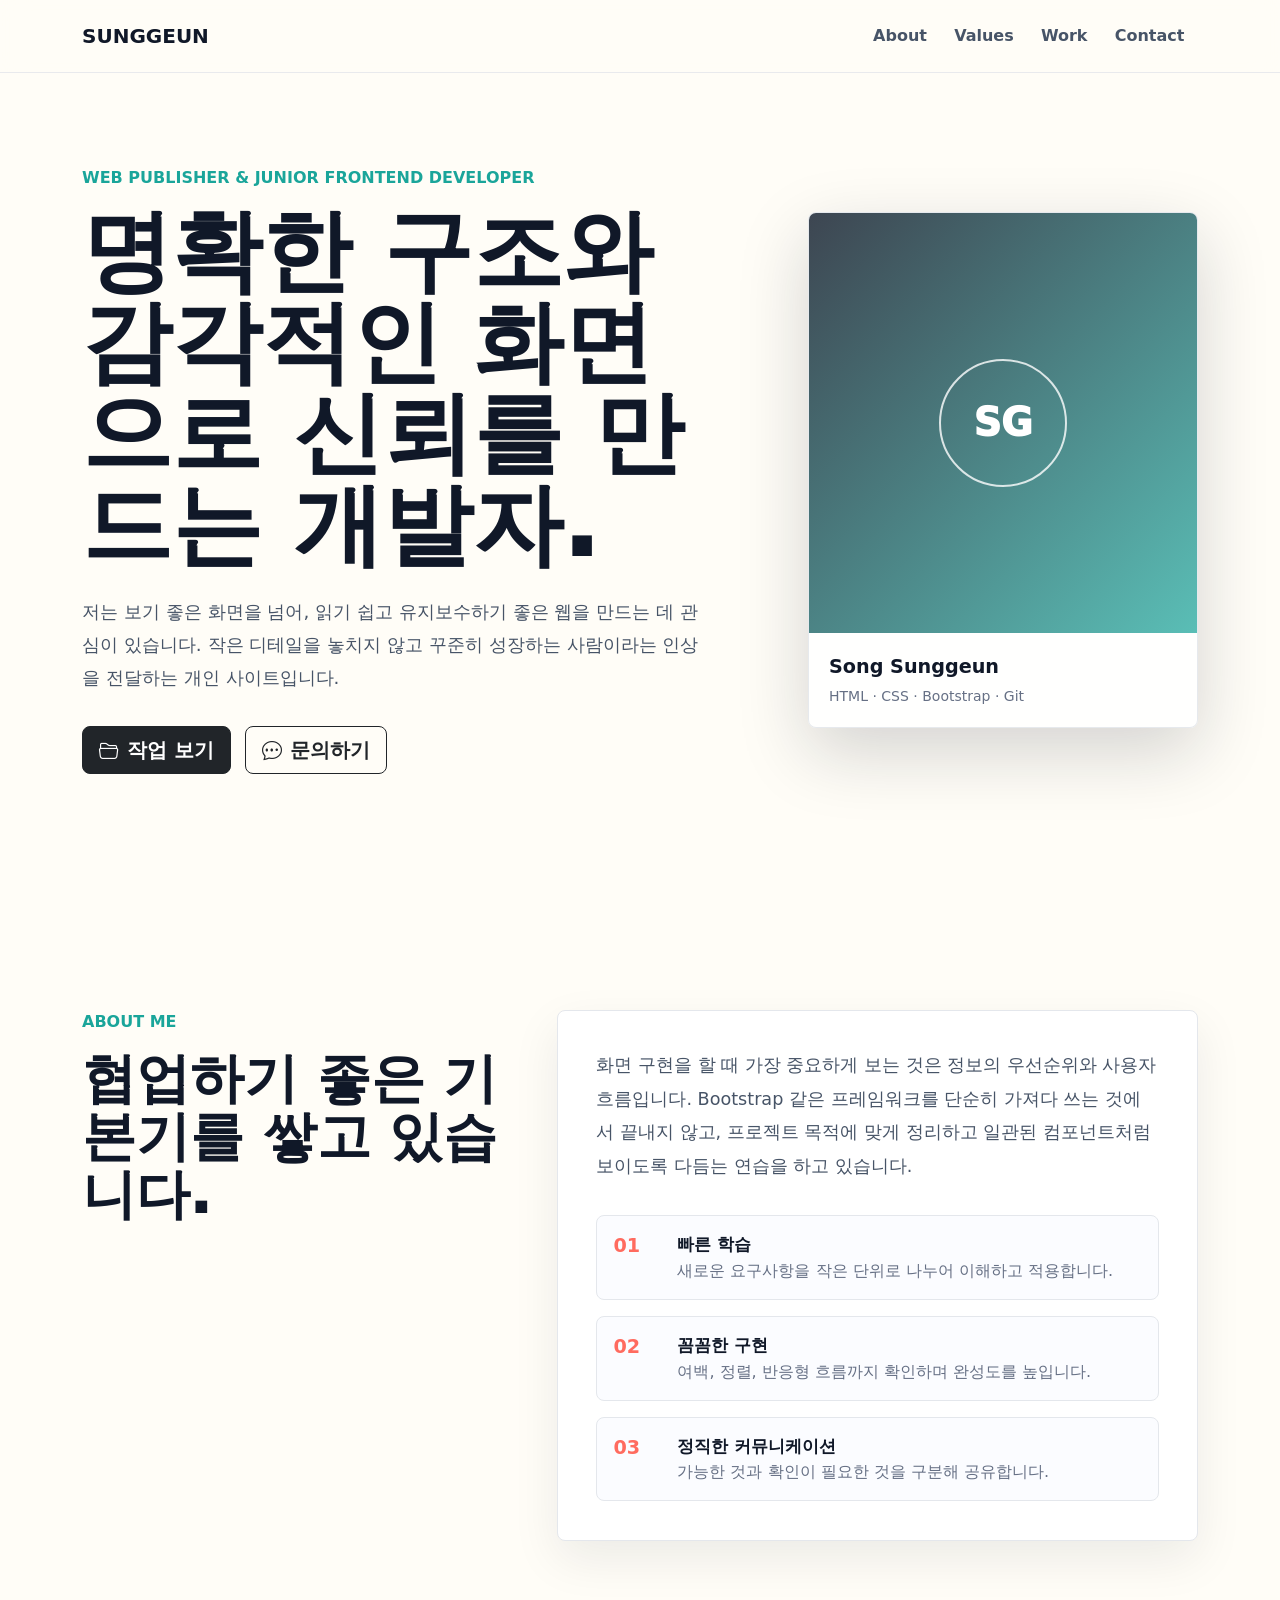
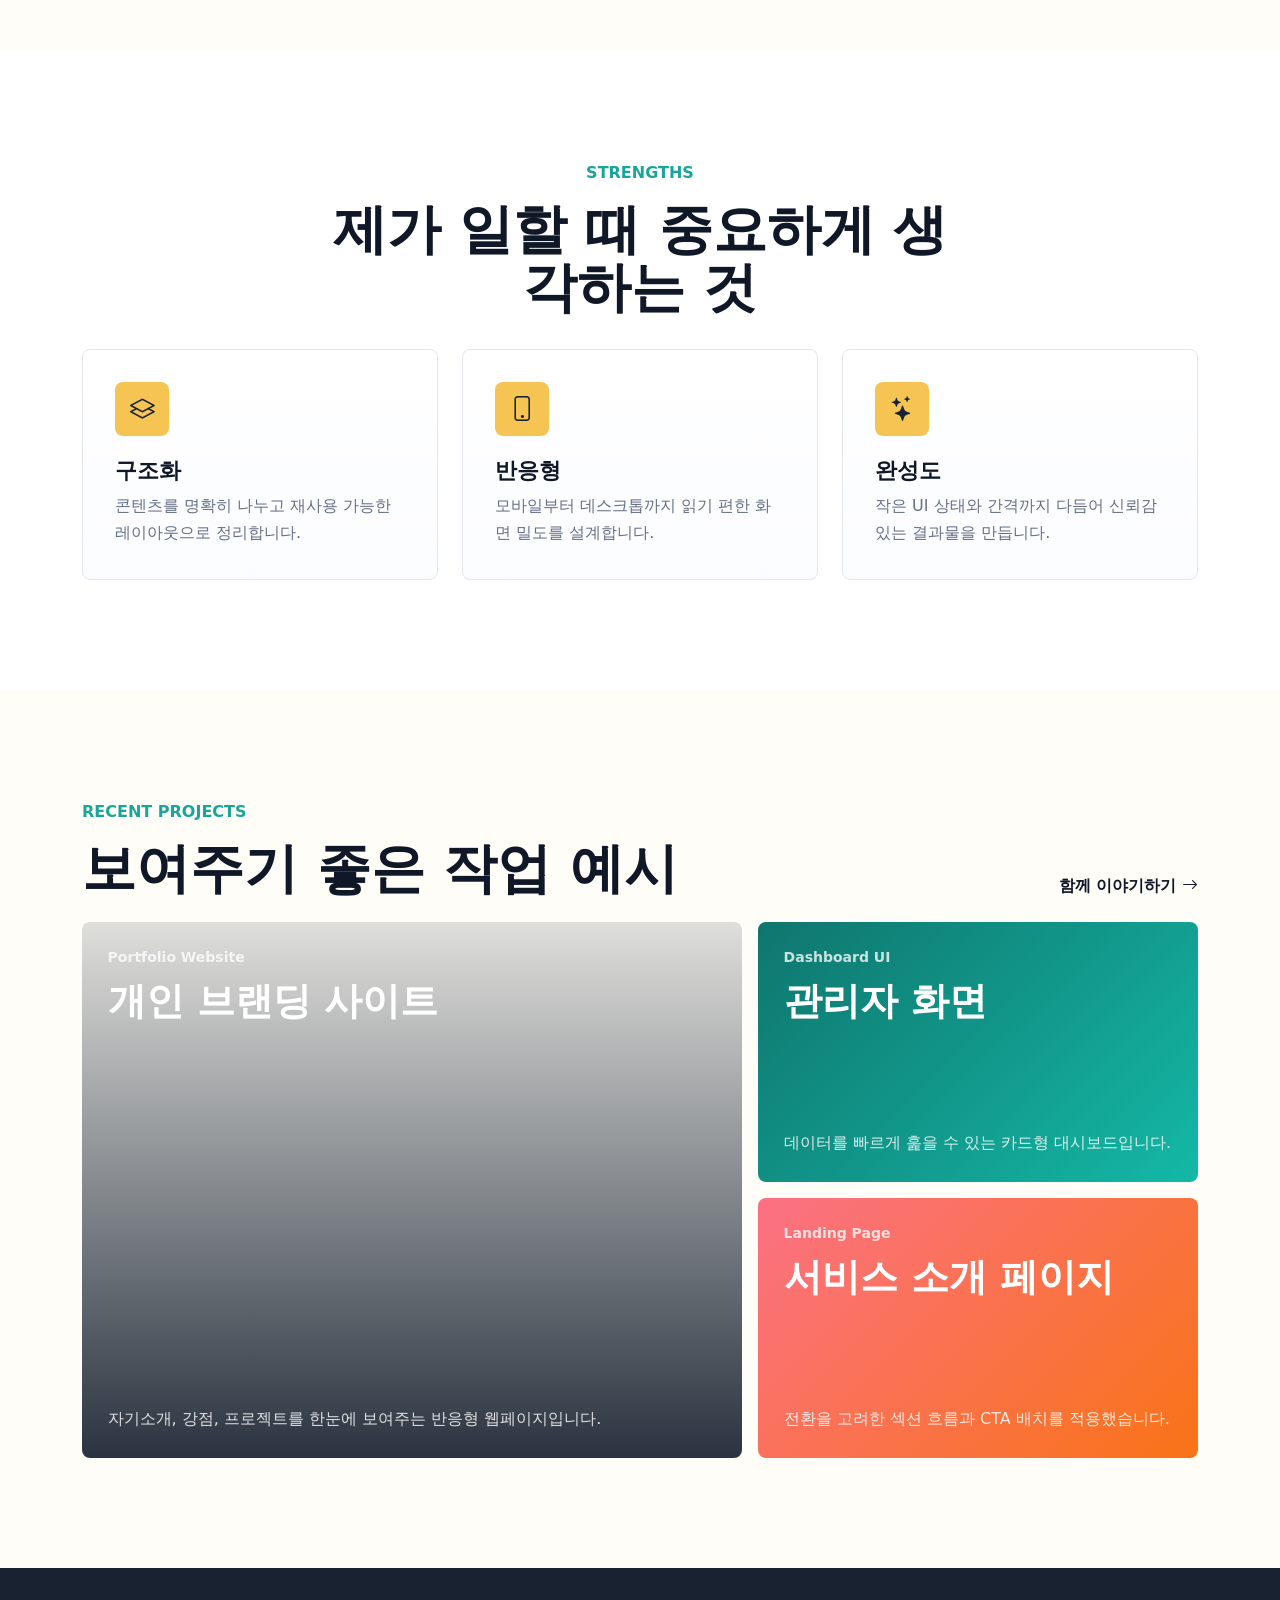
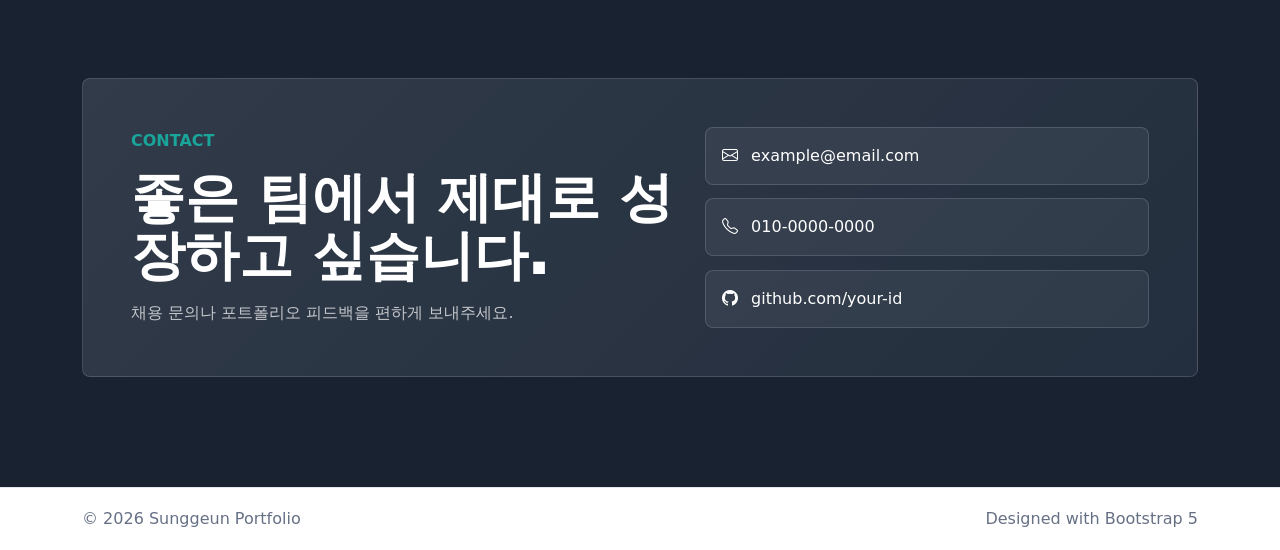
<file: index.html>
<!doctype html>
<html lang="ko">
  <head>
    <meta charset="utf-8">
    <meta name="viewport" content="width=device-width, initial-scale=1">
    <title>Creative Resume | Song</title>
    <meta name="description" content="개인 브랜딩을 위한 반응형 포트폴리오 사이트">
    <link href="https://cdn.jsdelivr.net/npm/bootstrap@5.3.3/dist/css/bootstrap.min.css" rel="stylesheet">
    <link rel="stylesheet" href="https://cdn.jsdelivr.net/npm/bootstrap-icons@1.11.3/font/bootstrap-icons.min.css">
    <link rel="stylesheet" href="./css/style.css">
  </head>
  <body>
    <header class="topbar">
      <nav class="navbar navbar-expand-lg">
        <div class="container">
          <a class="navbar-brand" href="#home">SUNGGEUN</a>
          <button class="navbar-toggler" type="button" data-bs-toggle="collapse" data-bs-target="#siteNav" aria-controls="siteNav" aria-expanded="false" aria-label="메뉴 열기">
            <span class="navbar-toggler-icon"></span>
          </button>
          <div class="collapse navbar-collapse" id="siteNav">
            <ul class="navbar-nav ms-auto">
              <li class="nav-item"><a class="nav-link" href="#about">About</a></li>
              <li class="nav-item"><a class="nav-link" href="#values">Values</a></li>
              <li class="nav-item"><a class="nav-link" href="#work">Work</a></li>
              <li class="nav-item"><a class="nav-link" href="#contact">Contact</a></li>
            </ul>
          </div>
        </div>
      </nav>
    </header>

    <main>
      <section id="home" class="hero">
        <div class="container">
          <div class="row align-items-center g-5">
            <div class="col-lg-7">
              <p class="hero-kicker">Web Publisher & Junior Frontend Developer</p>
              <h1>명확한 구조와 감각적인 화면으로 신뢰를 만드는 개발자.</h1>
              <p class="hero-text">
                저는 보기 좋은 화면을 넘어, 읽기 쉽고 유지보수하기 좋은 웹을 만드는 데 관심이 있습니다.
                작은 디테일을 놓치지 않고 꾸준히 성장하는 사람이라는 인상을 전달하는 개인 사이트입니다.
              </p>
              <div class="hero-actions">
                <a href="#work" class="btn btn-dark btn-lg"><i class="bi bi-folder2-open me-2"></i>작업 보기</a>
                <a href="#contact" class="btn btn-outline-dark btn-lg"><i class="bi bi-chat-dots me-2"></i>문의하기</a>
              </div>
            </div>
            <div class="col-lg-5">
              <div class="portrait-card">
                <div class="portrait-img">
                  <span>SG</span>
                </div>
                <div class="portrait-info">
                  <strong>Song Sunggeun</strong>
                  <small>HTML · CSS · Bootstrap · Git</small>
                </div>
              </div>
            </div>
          </div>
        </div>
      </section>

      <section id="about" class="content-section">
        <div class="container">
          <div class="row g-4 align-items-stretch">
            <div class="col-lg-5">
              <div class="section-heading sticky-lg-top">
                <span>About Me</span>
                <h2>협업하기 좋은 기본기를 쌓고 있습니다.</h2>
              </div>
            </div>
            <div class="col-lg-7">
              <div class="about-panel">
                <p>
                  화면 구현을 할 때 가장 중요하게 보는 것은 정보의 우선순위와 사용자 흐름입니다.
                  Bootstrap 같은 프레임워크를 단순히 가져다 쓰는 것에서 끝내지 않고, 프로젝트 목적에 맞게 정리하고
                  일관된 컴포넌트처럼 보이도록 다듬는 연습을 하고 있습니다.
                </p>
                <div class="timeline">
                  <div>
                    <b>01</b>
                    <strong>빠른 학습</strong>
                    <span>새로운 요구사항을 작은 단위로 나누어 이해하고 적용합니다.</span>
                  </div>
                  <div>
                    <b>02</b>
                    <strong>꼼꼼한 구현</strong>
                    <span>여백, 정렬, 반응형 흐름까지 확인하며 완성도를 높입니다.</span>
                  </div>
                  <div>
                    <b>03</b>
                    <strong>정직한 커뮤니케이션</strong>
                    <span>가능한 것과 확인이 필요한 것을 구분해 공유합니다.</span>
                  </div>
                </div>
              </div>
            </div>
          </div>
        </div>
      </section>

      <section id="values" class="content-section values-section">
        <div class="container">
          <div class="section-heading text-center mx-auto">
            <span>Strengths</span>
            <h2>제가 일할 때 중요하게 생각하는 것</h2>
          </div>
          <div class="row g-4 mt-2">
            <div class="col-md-4">
              <article class="value-card">
                <i class="bi bi-layers"></i>
                <h3>구조화</h3>
                <p>콘텐츠를 명확히 나누고 재사용 가능한 레이아웃으로 정리합니다.</p>
              </article>
            </div>
            <div class="col-md-4">
              <article class="value-card">
                <i class="bi bi-phone"></i>
                <h3>반응형</h3>
                <p>모바일부터 데스크톱까지 읽기 편한 화면 밀도를 설계합니다.</p>
              </article>
            </div>
            <div class="col-md-4">
              <article class="value-card">
                <i class="bi bi-stars"></i>
                <h3>완성도</h3>
                <p>작은 UI 상태와 간격까지 다듬어 신뢰감 있는 결과물을 만듭니다.</p>
              </article>
            </div>
          </div>
        </div>
      </section>

      <section id="work" class="content-section">
        <div class="container">
          <div class="d-flex flex-column flex-lg-row justify-content-between align-items-lg-end gap-3 mb-4">
            <div class="section-heading mb-0">
              <span>Recent Projects</span>
              <h2>보여주기 좋은 작업 예시</h2>
            </div>
            <a class="text-link" href="#contact">함께 이야기하기 <i class="bi bi-arrow-right"></i></a>
          </div>
          <div class="work-grid">
            <article class="work-card large">
              <div>
                <small>Portfolio Website</small>
                <h3>개인 브랜딩 사이트</h3>
              </div>
              <p>자기소개, 강점, 프로젝트를 한눈에 보여주는 반응형 웹페이지입니다.</p>
            </article>
            <article class="work-card accent-green">
              <div>
                <small>Dashboard UI</small>
                <h3>관리자 화면</h3>
              </div>
              <p>데이터를 빠르게 훑을 수 있는 카드형 대시보드입니다.</p>
            </article>
            <article class="work-card accent-coral">
              <div>
                <small>Landing Page</small>
                <h3>서비스 소개 페이지</h3>
              </div>
              <p>전환을 고려한 섹션 흐름과 CTA 배치를 적용했습니다.</p>
            </article>
          </div>
        </div>
      </section>

      <section id="contact" class="contact-section">
        <div class="container">
          <div class="contact-box">
            <div>
              <span>Contact</span>
              <h2>좋은 팀에서 제대로 성장하고 싶습니다.</h2>
              <p>채용 문의나 포트폴리오 피드백을 편하게 보내주세요.</p>
            </div>
            <div class="contact-links">
              <a href="mailto:example@email.com"><i class="bi bi-envelope"></i> example@email.com</a>
              <a href="tel:010-0000-0000"><i class="bi bi-telephone"></i> 010-0000-0000</a>
              <a href="https://github.com/" target="_blank" rel="noopener"><i class="bi bi-github"></i> github.com/your-id</a>
            </div>
          </div>
        </div>
      </section>
    </main>

    <footer class="footer">
      <div class="container d-flex flex-column flex-md-row justify-content-between gap-2">
        <span>&copy; 2026 Sunggeun Portfolio</span>
        <span>Designed with Bootstrap 5</span>
      </div>
    </footer>

    <script src="https://cdn.jsdelivr.net/npm/bootstrap@5.3.3/dist/js/bootstrap.bundle.min.js"></script>
  </body>
</html>
</file>
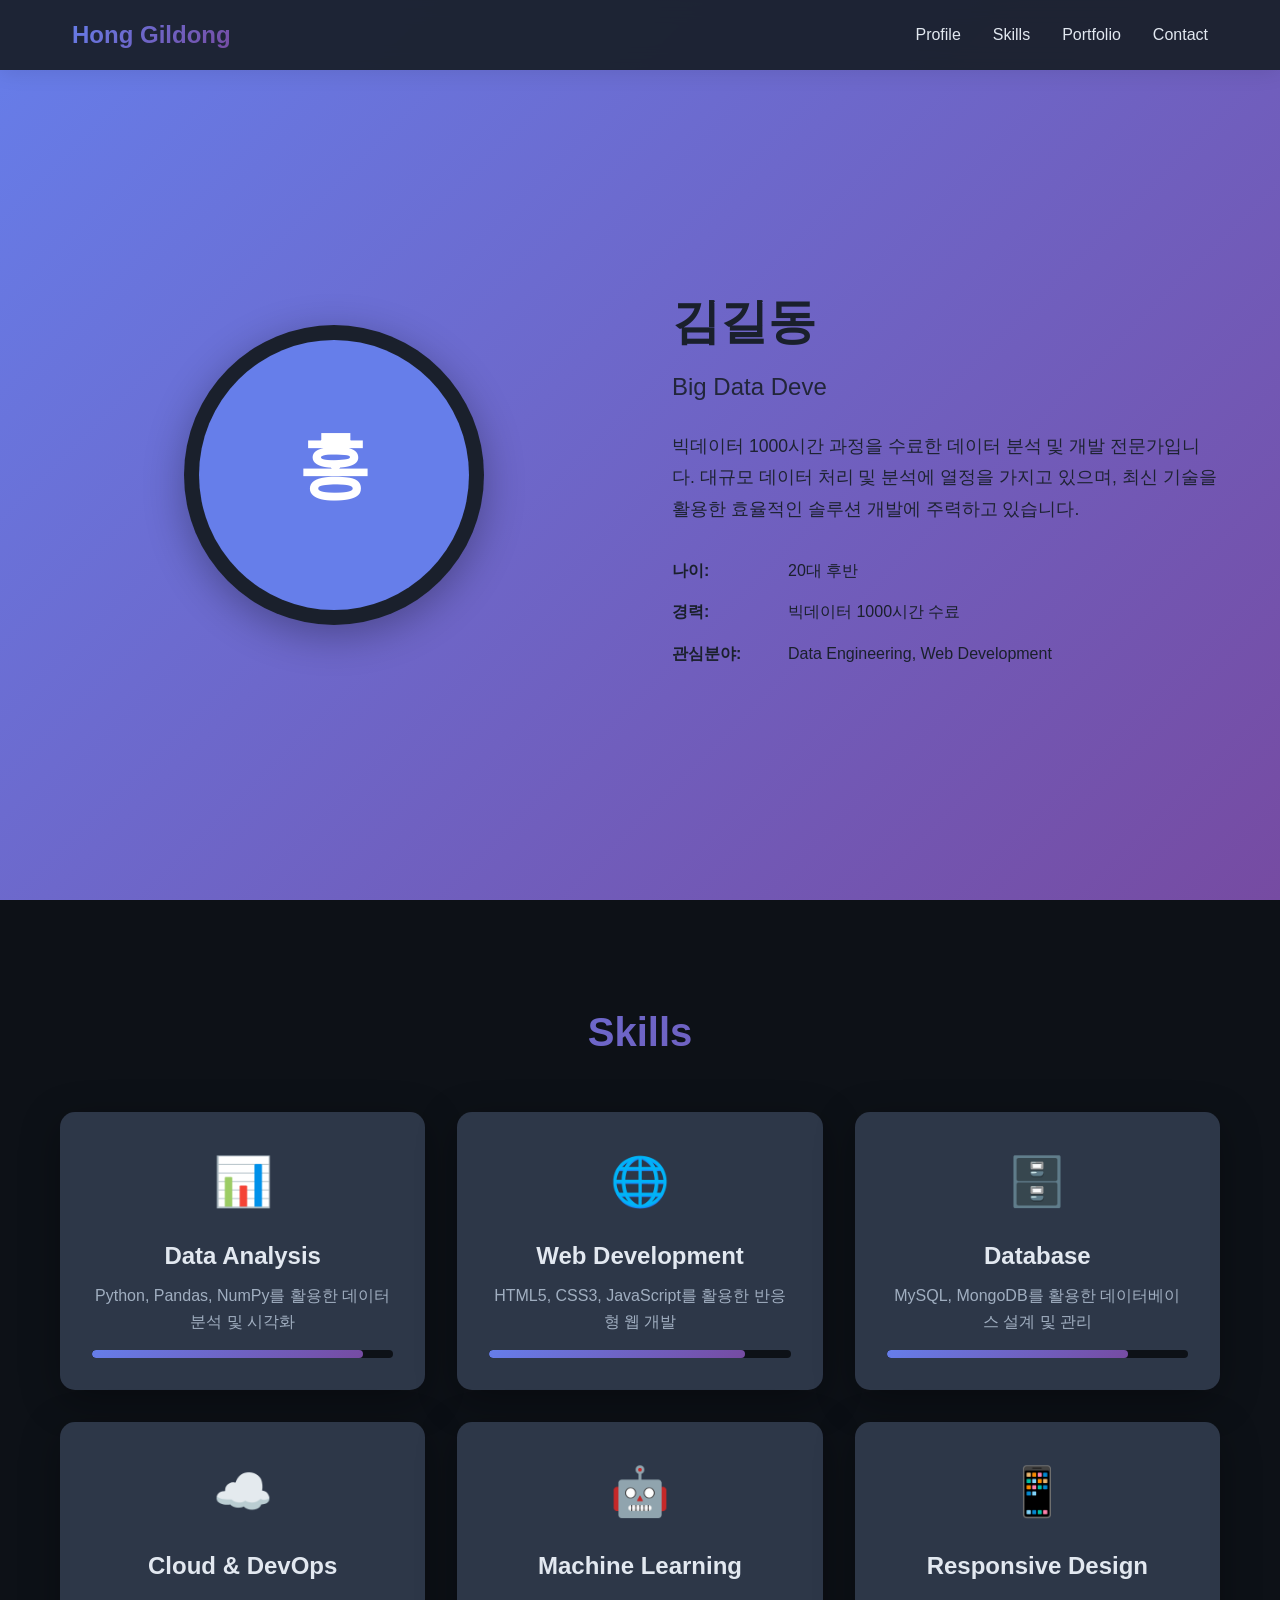
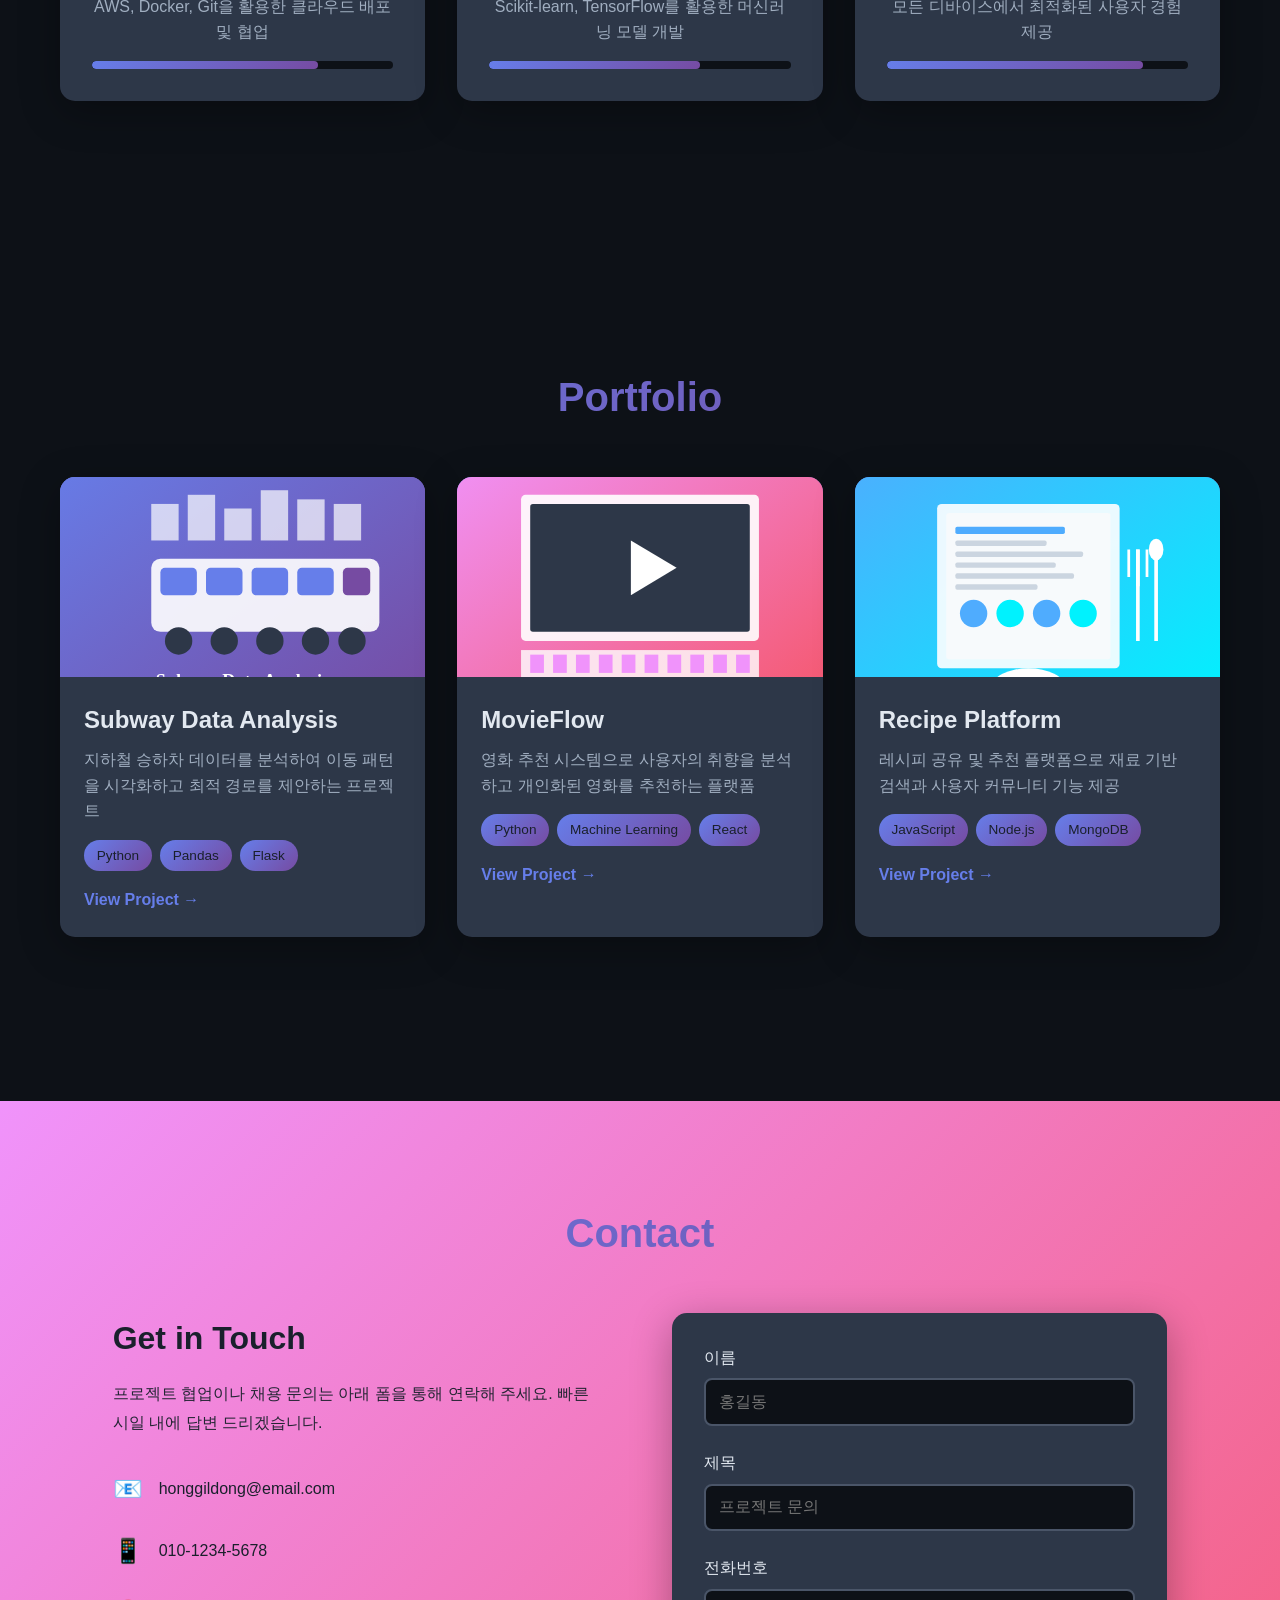
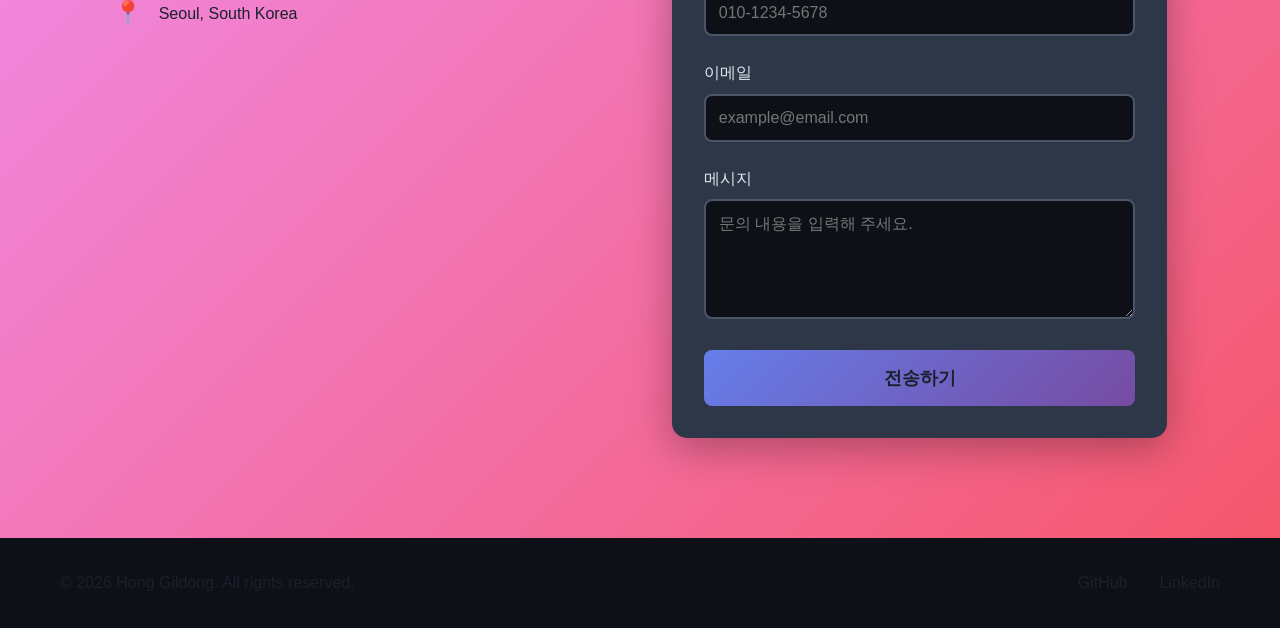
<file: big0611-main/index.html>
<!DOCTYPE html>
<html lang="ko">
<head>
    <meta charset="UTF-8">
    <meta name="viewport" content="width=device-width, initial-scale=1.0">
    <title>김길동 - Big Data Developer Portfolio</title>
    <link rel="icon" type="image/svg+xml" href="favicon.svg">
    <link rel="stylesheet" href="css/style.css">
</head>
<body>
    <!-- Header -->
    <header class="header">
        <nav class="nav">
            <div class="logo">Hong Gildong</div>
            <ul class="nav-links">
                <li><a href="#profile">Profile</a></li>
                <li><a href="#skills">Skills</a></li>
                <li><a href="#portfolio">Portfolio</a></li>
                <li><a href="#contact">Contact</a></li>
            </ul>
            <div class="hamburger">
                <span></span>
                <span></span>
                <span></span>
            </div>
        </nav>
    </header>

    <!-- Section 1: Profile -->
    <section id="profile" class="section profile-section">
        <div class="container">
            <div class="profile-content">
                <div class="profile-image">
                    <div class="profile-placeholder">
                        <svg viewBox="0 0 100 100" xmlns="http://www.w3.org/2000/svg">
                            <circle cx="50" cy="50" r="45" fill="#667eea"/>
                            <text x="50" y="55" text-anchor="middle" fill="white" font-size="24" font-weight="bold">홍</text>
                        </svg>
                    </div>
                </div>
                <div class="profile-text">
                    <h1 class="profile-title">김길동</h1>
                    <p class="profile-subtitle">Big Data Developer</p>
                    <p class="profile-description">
                        빅데이터 1000시간 과정을 수료한 데이터 분석 및 개발 전문가입니다. 
                        대규모 데이터 처리 및 분석에 열정을 가지고 있으며, 
                        최신 기술을 활용한 효율적인 솔루션 개발에 주력하고 있습니다.
                    </p>
                    <div class="profile-info">
                        <div class="info-item">
                            <span class="info-label">나이:</span>
                            <span class="info-value">20대 후반</span>
                        </div>
                        <div class="info-item">
                            <span class="info-label">경력:</span>
                            <span class="info-value">빅데이터 1000시간 수료</span>
                        </div>
                        <div class="info-item">
                            <span class="info-label">관심분야:</span>
                            <span class="info-value">Data Engineering, Web Development</span>
                        </div>
                    </div>
                </div>
            </div>
        </div>
    </section>

    <!-- Section 2: Skills -->
    <section id="skills" class="section skills-section">
        <div class="container">
            <h2 class="section-title">Skills</h2>
            <div class="skills-grid">
                <div class="skill-card">
                    <div class="skill-icon">📊</div>
                    <h3 class="skill-title">Data Analysis</h3>
                    <p class="skill-description">Python, Pandas, NumPy를 활용한 데이터 분석 및 시각화</p>
                    <div class="skill-bar">
                        <div class="skill-progress" style="width: 90%"></div>
                    </div>
                </div>
                <div class="skill-card">
                    <div class="skill-icon">🌐</div>
                    <h3 class="skill-title">Web Development</h3>
                    <p class="skill-description">HTML5, CSS3, JavaScript를 활용한 반응형 웹 개발</p>
                    <div class="skill-bar">
                        <div class="skill-progress" style="width: 85%"></div>
                    </div>
                </div>
                <div class="skill-card">
                    <div class="skill-icon">🗄️</div>
                    <h3 class="skill-title">Database</h3>
                    <p class="skill-description">MySQL, MongoDB를 활용한 데이터베이스 설계 및 관리</p>
                    <div class="skill-bar">
                        <div class="skill-progress" style="width: 80%"></div>
                    </div>
                </div>
                <div class="skill-card">
                    <div class="skill-icon">☁️</div>
                    <h3 class="skill-title">Cloud & DevOps</h3>
                    <p class="skill-description">AWS, Docker, Git을 활용한 클라우드 배포 및 협업</p>
                    <div class="skill-bar">
                        <div class="skill-progress" style="width: 75%"></div>
                    </div>
                </div>
                <div class="skill-card">
                    <div class="skill-icon">🤖</div>
                    <h3 class="skill-title">Machine Learning</h3>
                    <p class="skill-description">Scikit-learn, TensorFlow를 활용한 머신러닝 모델 개발</p>
                    <div class="skill-bar">
                        <div class="skill-progress" style="width: 70%"></div>
                    </div>
                </div>
                <div class="skill-card">
                    <div class="skill-icon">📱</div>
                    <h3 class="skill-title">Responsive Design</h3>
                    <p class="skill-description">모든 디바이스에서 최적화된 사용자 경험 제공</p>
                    <div class="skill-bar">
                        <div class="skill-progress" style="width: 85%"></div>
                    </div>
                </div>
            </div>
        </div>
    </section>

    <!-- Section 3: Portfolio -->
    <section id="portfolio" class="section portfolio-section">
        <div class="container">
            <h2 class="section-title">Portfolio</h2>
            <div class="portfolio-grid">
                <div class="portfolio-card">
                    <div class="portfolio-image">
                        <img src="images/subway.svg" alt="Subway Project">
                    </div>
                    <div class="portfolio-content">
                        <h3 class="portfolio-title">Subway Data Analysis</h3>
                        <p class="portfolio-description">지하철 승하차 데이터를 분석하여 이동 패턴을 시각화하고 최적 경로를 제안하는 프로젝트</p>
                        <div class="portfolio-tech">
                            <span class="tech-tag">Python</span>
                            <span class="tech-tag">Pandas</span>
                            <span class="tech-tag">Flask</span>
                        </div>
                        <a href="https://subwaykr.onrender.com" target="_blank" class="portfolio-link">View Project →</a>
                    </div>
                </div>
                <div class="portfolio-card">
                    <div class="portfolio-image">
                        <img src="images/movieflow.svg" alt="MovieFlow Project">
                    </div>
                    <div class="portfolio-content">
                        <h3 class="portfolio-title">MovieFlow</h3>
                        <p class="portfolio-description">영화 추천 시스템으로 사용자의 취향을 분석하고 개인화된 영화를 추천하는 플랫폼</p>
                        <div class="portfolio-tech">
                            <span class="tech-tag">Python</span>
                            <span class="tech-tag">Machine Learning</span>
                            <span class="tech-tag">React</span>
                        </div>
                        <a href="https://movieflowkr.onrender.com" target="_blank" class="portfolio-link">View Project →</a>
                    </div>
                </div>
                <div class="portfolio-card">
                    <div class="portfolio-image">
                        <img src="images/recipe.svg" alt="Recipe Project">
                    </div>
                    <div class="portfolio-content">
                        <h3 class="portfolio-title">Recipe Platform</h3>
                        <p class="portfolio-description">레시피 공유 및 추천 플랫폼으로 재료 기반 검색과 사용자 커뮤니티 기능 제공</p>
                        <div class="portfolio-tech">
                            <span class="tech-tag">JavaScript</span>
                            <span class="tech-tag">Node.js</span>
                            <span class="tech-tag">MongoDB</span>
                        </div>
                        <a href="https://recipekr.onrender.com" target="_blank" class="portfolio-link">View Project →</a>
                    </div>
                </div>
            </div>
        </div>
    </section>

    <!-- Section 4: Contact -->
    <section id="contact" class="section contact-section">
        <div class="container">
            <h2 class="section-title">Contact</h2>
            <div class="contact-content">
                <div class="contact-info">
                    <h3 class="contact-subtitle">Get in Touch</h3>
                    <p class="contact-description">
                        프로젝트 협업이나 채용 문의는 아래 폼을 통해 연락해 주세요.
                        빠른 시일 내에 답변 드리겠습니다.
                    </p>
                    <div class="contact-details">
                        <div class="contact-item">
                            <span class="contact-icon">📧</span>
                            <span class="contact-text">honggildong@email.com</span>
                        </div>
                        <div class="contact-item">
                            <span class="contact-icon">📱</span>
                            <span class="contact-text">010-1234-5678</span>
                        </div>
                        <div class="contact-item">
                            <span class="contact-icon">📍</span>
                            <span class="contact-text">Seoul, South Korea</span>
                        </div>
                    </div>
                </div>
                <div class="contact-form-container">
                    <form action="https://formspree.io/f/YOUR_FORM_ID" method="POST" class="contact-form" id="contactForm">
                        <!-- Formspree 설정: README.md의 안내를 따라 YOUR_FORM_ID를 실제 Form ID로 교체하세요 -->
                        <div class="form-group">
                            <label for="name">이름</label>
                            <input type="text" id="name" name="name" required placeholder="홍길동">
                        </div>
                        <div class="form-group">
                            <label for="subject">제목</label>
                            <input type="text" id="subject" name="subject" required placeholder="프로젝트 문의">
                        </div>
                        <div class="form-group">
                            <label for="phone">전화번호</label>
                            <input type="tel" id="phone" name="phone" required placeholder="010-1234-5678">
                        </div>
                        <div class="form-group">
                            <label for="email">이메일</label>
                            <input type="email" id="email" name="email" required placeholder="example@email.com">
                        </div>
                        <div class="form-group">
                            <label for="message">메시지</label>
                            <textarea id="message" name="message" rows="5" required placeholder="문의 내용을 입력해 주세요."></textarea>
                        </div>
                        <button type="submit" class="submit-btn">전송하기</button>
                    </form>
                    <div id="formMessage" class="form-message"></div>
                </div>
            </div>
        </div>
    </section>

    <!-- Footer -->
    <footer class="footer">
        <div class="container">
            <div class="footer-content">
                <p class="footer-text">© 2024 Hong Gildong. All rights reserved.</p>
                <div class="footer-links">
                    <a href="https://github.com/honggildong" target="_blank">GitHub</a>
                    <a href="https://linkedin.com/in/honggildong" target="_blank">LinkedIn</a>
                </div>
            </div>
        </div>
    </footer>

    <script src="js/script.js"></script>
</body>
</html>
</file>
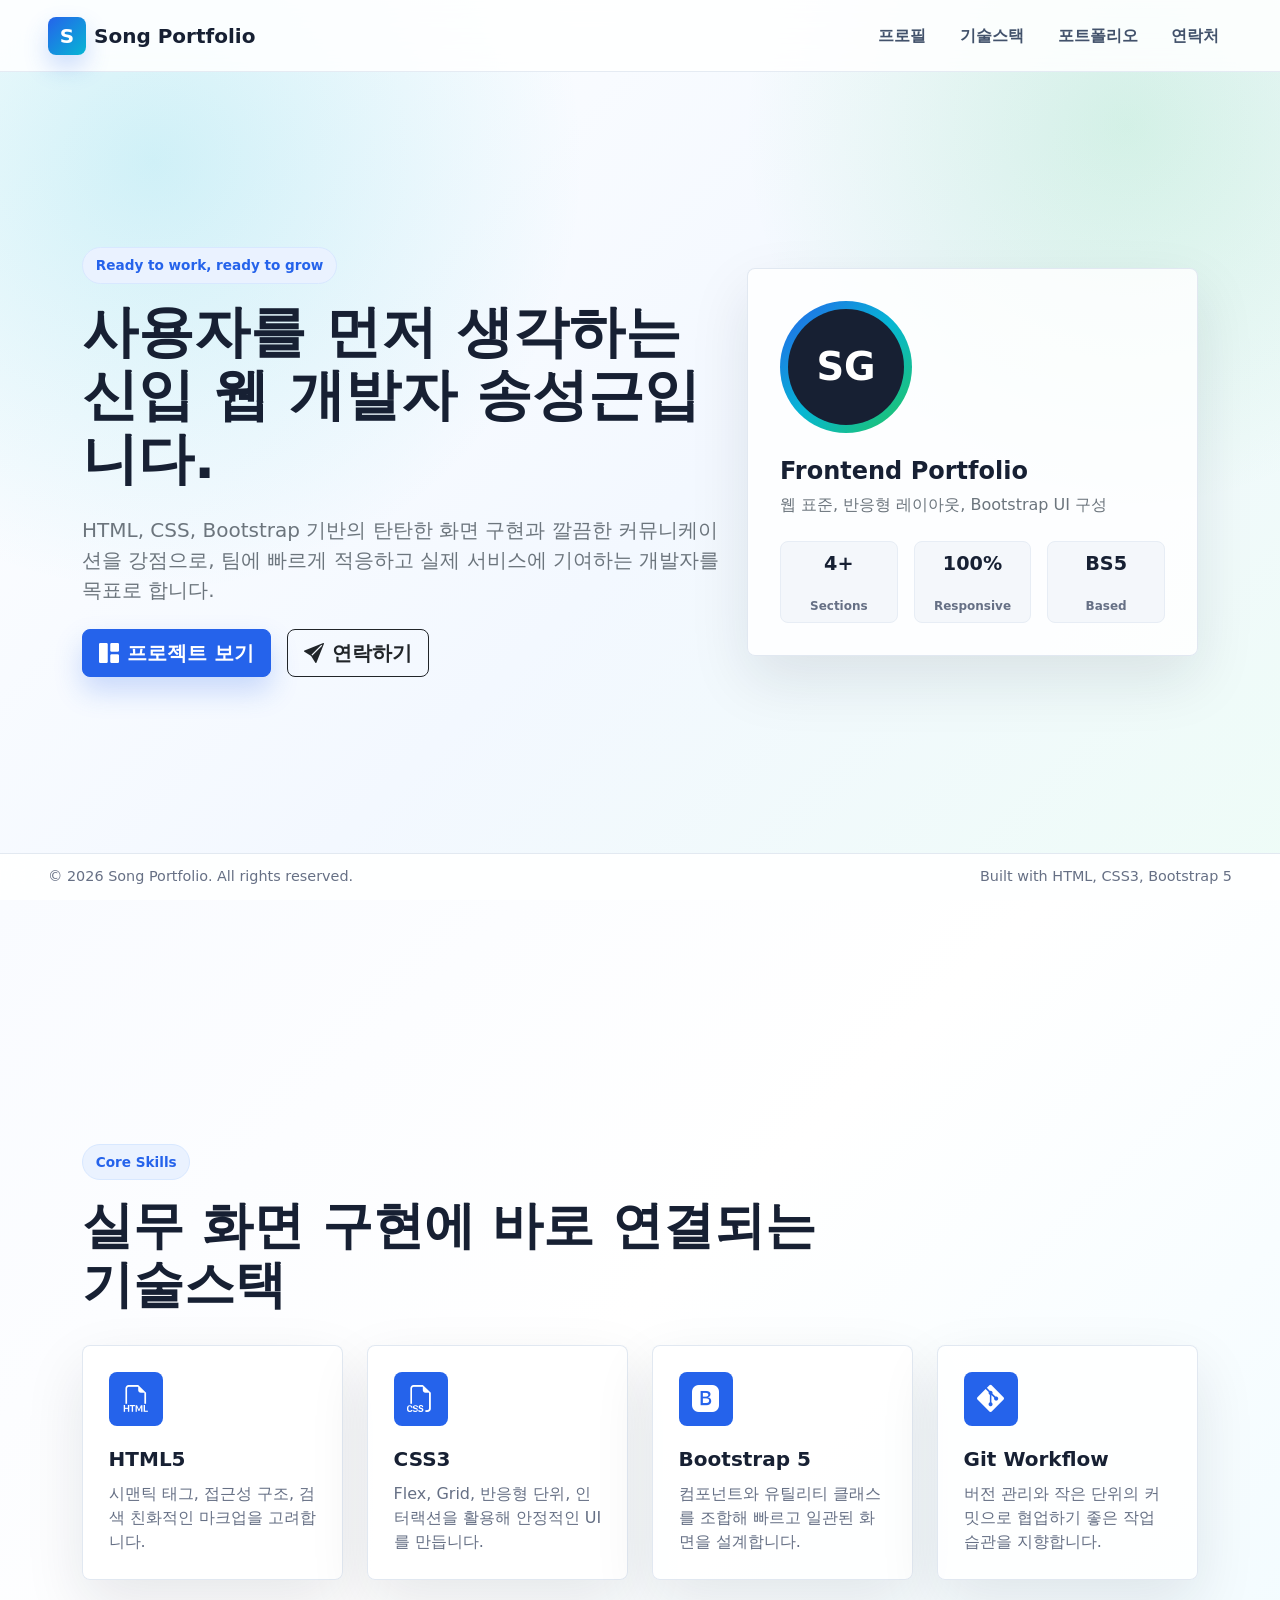
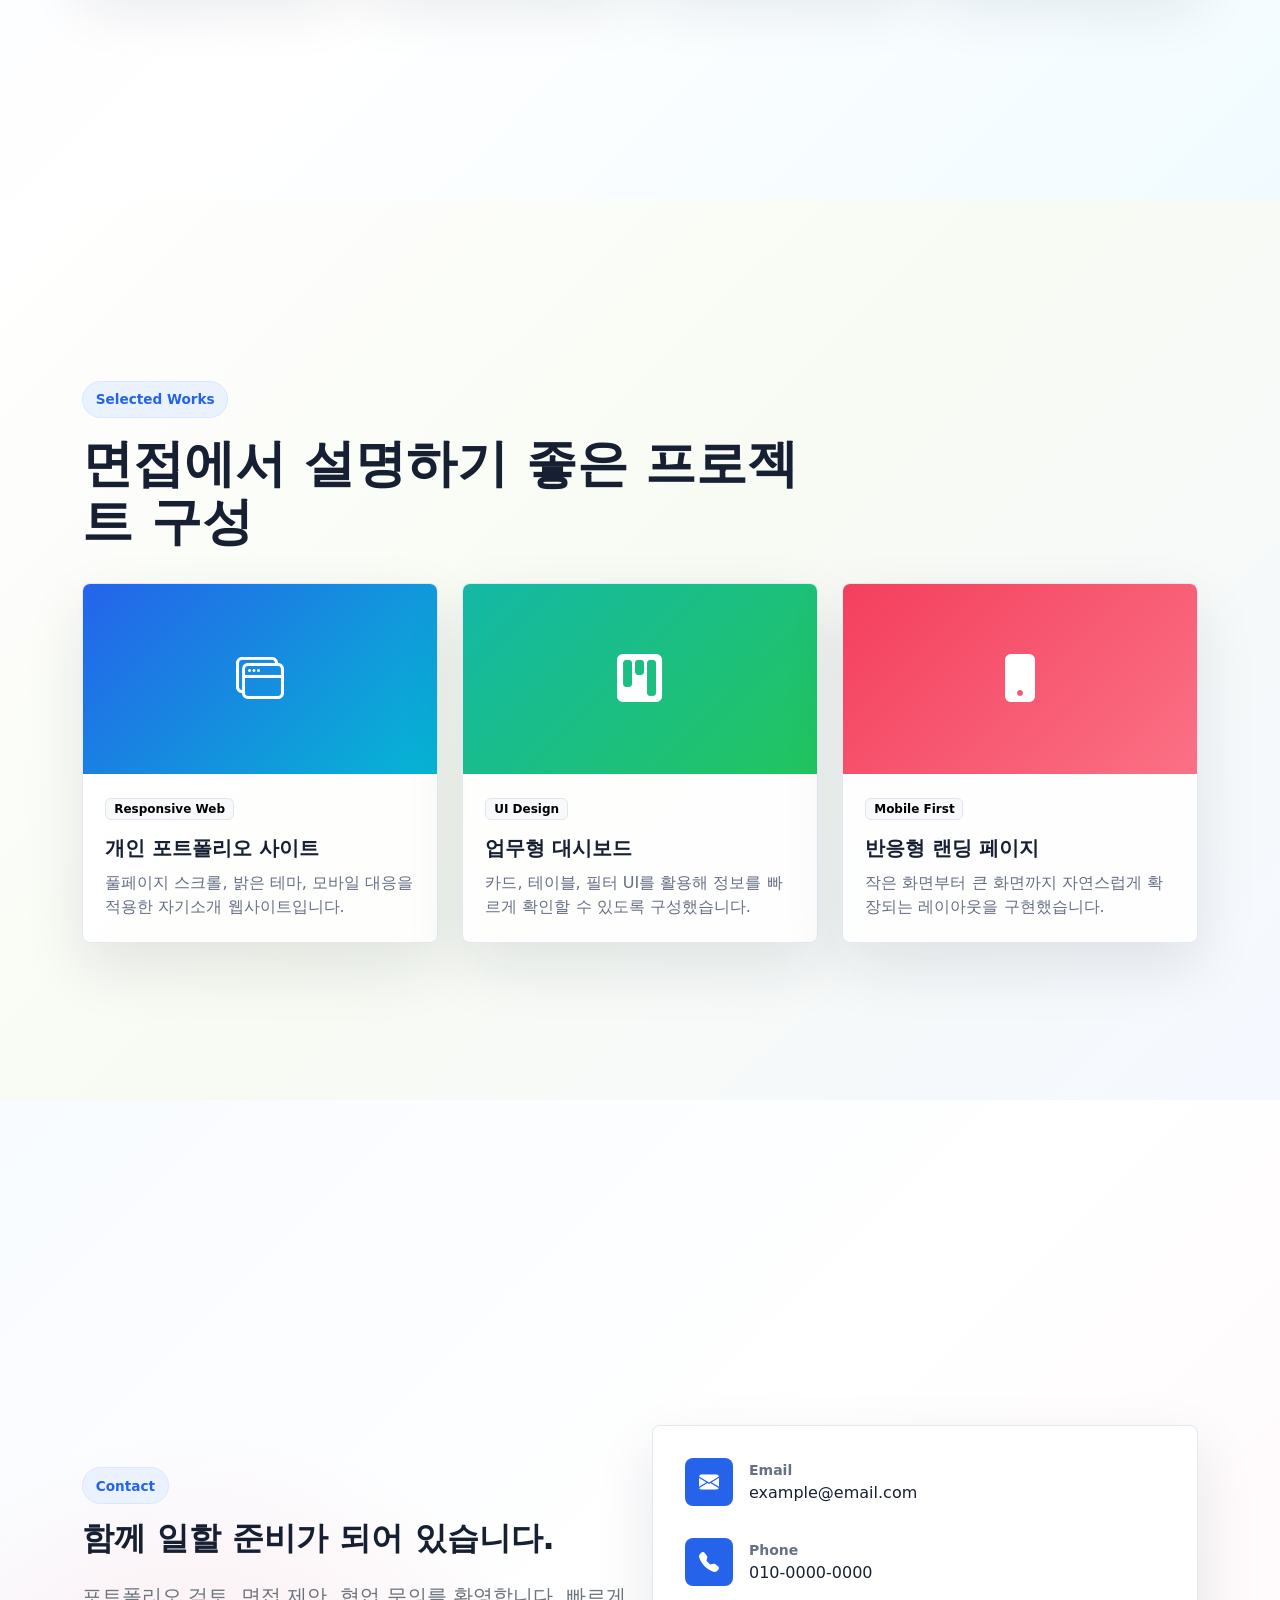
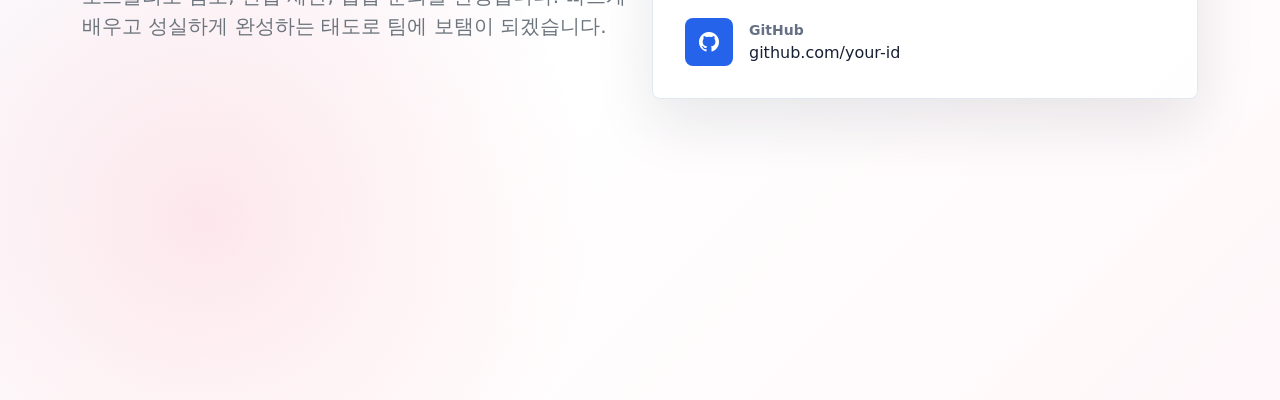
<file: codextest/index.html>
<!doctype html>
<html lang="ko">
  <head>
    <meta charset="utf-8">
    <meta name="viewport" content="width=device-width, initial-scale=1">
    <title>Song Portfolio | Frontend Developer</title>
    <meta name="description" content="취업 포트폴리오를 위한 원페이지 개인 사이트">
    <link href="https://cdn.jsdelivr.net/npm/bootstrap@5.3.3/dist/css/bootstrap.min.css" rel="stylesheet">
    <link rel="stylesheet" href="https://cdn.jsdelivr.net/npm/bootstrap-icons@1.11.3/font/bootstrap-icons.min.css">
    <link rel="stylesheet" href="./css/style.css">
  </head>
  <body>
    <header class="site-header navbar navbar-expand-lg fixed-top">
      <nav class="container-fluid px-3 px-lg-5" aria-label="주요 메뉴">
        <a class="navbar-brand d-flex align-items-center gap-2" href="#profile">
          <span class="brand-mark">S</span>
          <span>Song Portfolio</span>
        </a>
        <button class="navbar-toggler border-0" type="button" data-bs-toggle="collapse" data-bs-target="#mainNav" aria-controls="mainNav" aria-expanded="false" aria-label="메뉴 열기">
          <span class="navbar-toggler-icon"></span>
        </button>
        <div class="collapse navbar-collapse" id="mainNav">
          <ul class="navbar-nav ms-auto align-items-lg-center gap-lg-2">
            <li class="nav-item"><a class="nav-link" href="#profile">프로필</a></li>
            <li class="nav-item"><a class="nav-link" href="#skills">기술스택</a></li>
            <li class="nav-item"><a class="nav-link" href="#portfolio">포트폴리오</a></li>
            <li class="nav-item"><a class="nav-link" href="#contact">연락처</a></li>
          </ul>
        </div>
      </nav>
    </header>

    <main class="fullpage">
      <section id="profile" class="page-section profile-section">
        <div class="container section-inner">
          <div class="row align-items-center gy-5">
            <div class="col-lg-7">
              <span class="eyebrow">Ready to work, ready to grow</span>
              <h1 class="display-4 fw-bold mt-3 mb-4">사용자를 먼저 생각하는 신입 웹 개발자 송성근입니다.</h1>
              <p class="lead text-secondary mb-4">
                HTML, CSS, Bootstrap 기반의 탄탄한 화면 구현과 깔끔한 커뮤니케이션을 강점으로,
                팀에 빠르게 적응하고 실제 서비스에 기여하는 개발자를 목표로 합니다.
              </p>
              <div class="d-flex flex-wrap gap-3">
                <a class="btn btn-primary btn-lg" href="#portfolio">
                  <i class="bi bi-grid-1x2-fill me-2"></i>프로젝트 보기
                </a>
                <a class="btn btn-outline-dark btn-lg" href="#contact">
                  <i class="bi bi-send-fill me-2"></i>연락하기
                </a>
              </div>
            </div>
            <div class="col-lg-5">
              <div class="profile-card">
                <div class="avatar-wrap">
                  <div class="avatar">SG</div>
                </div>
                <h2 class="h4 fw-bold mt-4 mb-2">Frontend Portfolio</h2>
                <p class="text-secondary mb-4">웹 표준, 반응형 레이아웃, Bootstrap UI 구성</p>
                <div class="row g-3 text-center">
                  <div class="col-4">
                    <div class="stat-box">
                      <strong>4+</strong>
                      <span>Sections</span>
                    </div>
                  </div>
                  <div class="col-4">
                    <div class="stat-box">
                      <strong>100%</strong>
                      <span>Responsive</span>
                    </div>
                  </div>
                  <div class="col-4">
                    <div class="stat-box">
                      <strong>BS5</strong>
                      <span>Based</span>
                    </div>
                  </div>
                </div>
              </div>
            </div>
          </div>
        </div>
      </section>

      <section id="skills" class="page-section skills-section">
        <div class="container section-inner">
          <div class="section-title">
            <span class="eyebrow">Core Skills</span>
            <h2>실무 화면 구현에 바로 연결되는 기술스택</h2>
          </div>
          <div class="row g-4">
            <div class="col-md-6 col-xl-3">
              <article class="skill-card h-100">
                <i class="bi bi-filetype-html"></i>
                <h3>HTML5</h3>
                <p>시맨틱 태그, 접근성 구조, 검색 친화적인 마크업을 고려합니다.</p>
              </article>
            </div>
            <div class="col-md-6 col-xl-3">
              <article class="skill-card h-100">
                <i class="bi bi-filetype-css"></i>
                <h3>CSS3</h3>
                <p>Flex, Grid, 반응형 단위, 인터랙션을 활용해 안정적인 UI를 만듭니다.</p>
              </article>
            </div>
            <div class="col-md-6 col-xl-3">
              <article class="skill-card h-100">
                <i class="bi bi-bootstrap-fill"></i>
                <h3>Bootstrap 5</h3>
                <p>컴포넌트와 유틸리티 클래스를 조합해 빠르고 일관된 화면을 설계합니다.</p>
              </article>
            </div>
            <div class="col-md-6 col-xl-3">
              <article class="skill-card h-100">
                <i class="bi bi-git"></i>
                <h3>Git Workflow</h3>
                <p>버전 관리와 작은 단위의 커밋으로 협업하기 좋은 작업 습관을 지향합니다.</p>
              </article>
            </div>
          </div>
        </div>
      </section>

      <section id="portfolio" class="page-section portfolio-section">
        <div class="container section-inner">
          <div class="section-title">
            <span class="eyebrow">Selected Works</span>
            <h2>면접에서 설명하기 좋은 프로젝트 구성</h2>
          </div>
          <div class="row g-4">
            <div class="col-lg-4">
              <article class="project-card h-100">
                <div class="project-thumb thumb-1">
                  <i class="bi bi-window-stack"></i>
                </div>
                <div class="project-body">
                  <span class="badge text-bg-light">Responsive Web</span>
                  <h3>개인 포트폴리오 사이트</h3>
                  <p>풀페이지 스크롤, 밝은 테마, 모바일 대응을 적용한 자기소개 웹사이트입니다.</p>
                </div>
              </article>
            </div>
            <div class="col-lg-4">
              <article class="project-card h-100">
                <div class="project-thumb thumb-2">
                  <i class="bi bi-kanban-fill"></i>
                </div>
                <div class="project-body">
                  <span class="badge text-bg-light">UI Design</span>
                  <h3>업무형 대시보드</h3>
                  <p>카드, 테이블, 필터 UI를 활용해 정보를 빠르게 확인할 수 있도록 구성했습니다.</p>
                </div>
              </article>
            </div>
            <div class="col-lg-4">
              <article class="project-card h-100">
                <div class="project-thumb thumb-3">
                  <i class="bi bi-phone-fill"></i>
                </div>
                <div class="project-body">
                  <span class="badge text-bg-light">Mobile First</span>
                  <h3>반응형 랜딩 페이지</h3>
                  <p>작은 화면부터 큰 화면까지 자연스럽게 확장되는 레이아웃을 구현했습니다.</p>
                </div>
              </article>
            </div>
          </div>
        </div>
      </section>

      <section id="contact" class="page-section contact-section">
        <div class="container section-inner">
          <div class="row align-items-center gy-4">
            <div class="col-lg-6">
              <span class="eyebrow">Contact</span>
              <h2 class="fw-bold mt-3 mb-4">함께 일할 준비가 되어 있습니다.</h2>
              <p class="lead text-secondary">
                포트폴리오 검토, 면접 제안, 협업 문의를 환영합니다.
                빠르게 배우고 성실하게 완성하는 태도로 팀에 보탬이 되겠습니다.
              </p>
            </div>
            <div class="col-lg-6">
              <div class="contact-panel">
                <a href="mailto:example@email.com" class="contact-item">
                  <i class="bi bi-envelope-fill"></i>
                  <span>
                    <small>Email</small>
                    example@email.com
                  </span>
                </a>
                <a href="tel:010-0000-0000" class="contact-item">
                  <i class="bi bi-telephone-fill"></i>
                  <span>
                    <small>Phone</small>
                    010-0000-0000
                  </span>
                </a>
                <a href="https://github.com/" target="_blank" rel="noopener" class="contact-item">
                  <i class="bi bi-github"></i>
                  <span>
                    <small>GitHub</small>
                    github.com/your-id
                  </span>
                </a>
              </div>
            </div>
          </div>
        </div>
      </section>
    </main>

    <footer class="site-footer">
      <div class="container-fluid px-3 px-lg-5 d-flex flex-column flex-md-row justify-content-between align-items-center gap-2">
        <span>&copy; 2026 Song Portfolio. All rights reserved.</span>
        <span>Built with HTML, CSS3, Bootstrap 5</span>
      </div>
    </footer>

    <script src="https://cdn.jsdelivr.net/npm/bootstrap@5.3.3/dist/js/bootstrap.bundle.min.js"></script>
  </body>
</html>
</file>
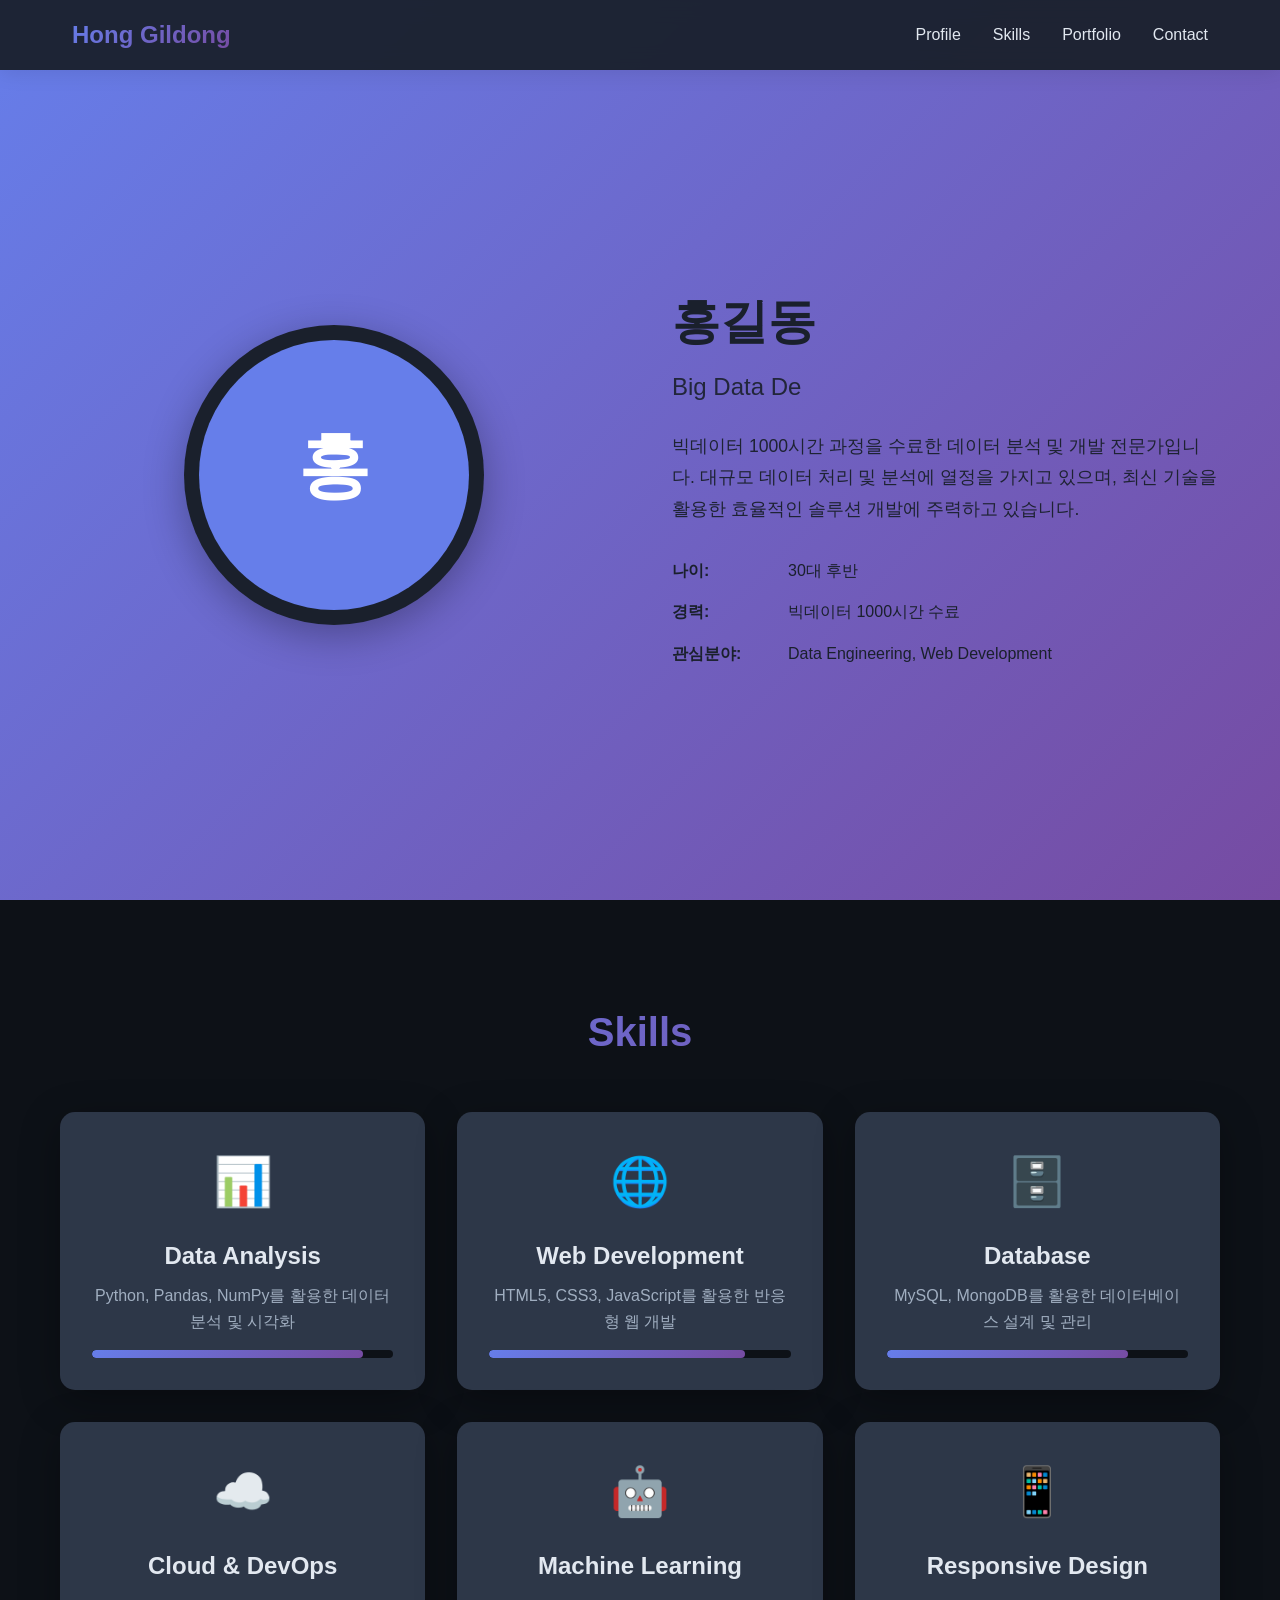
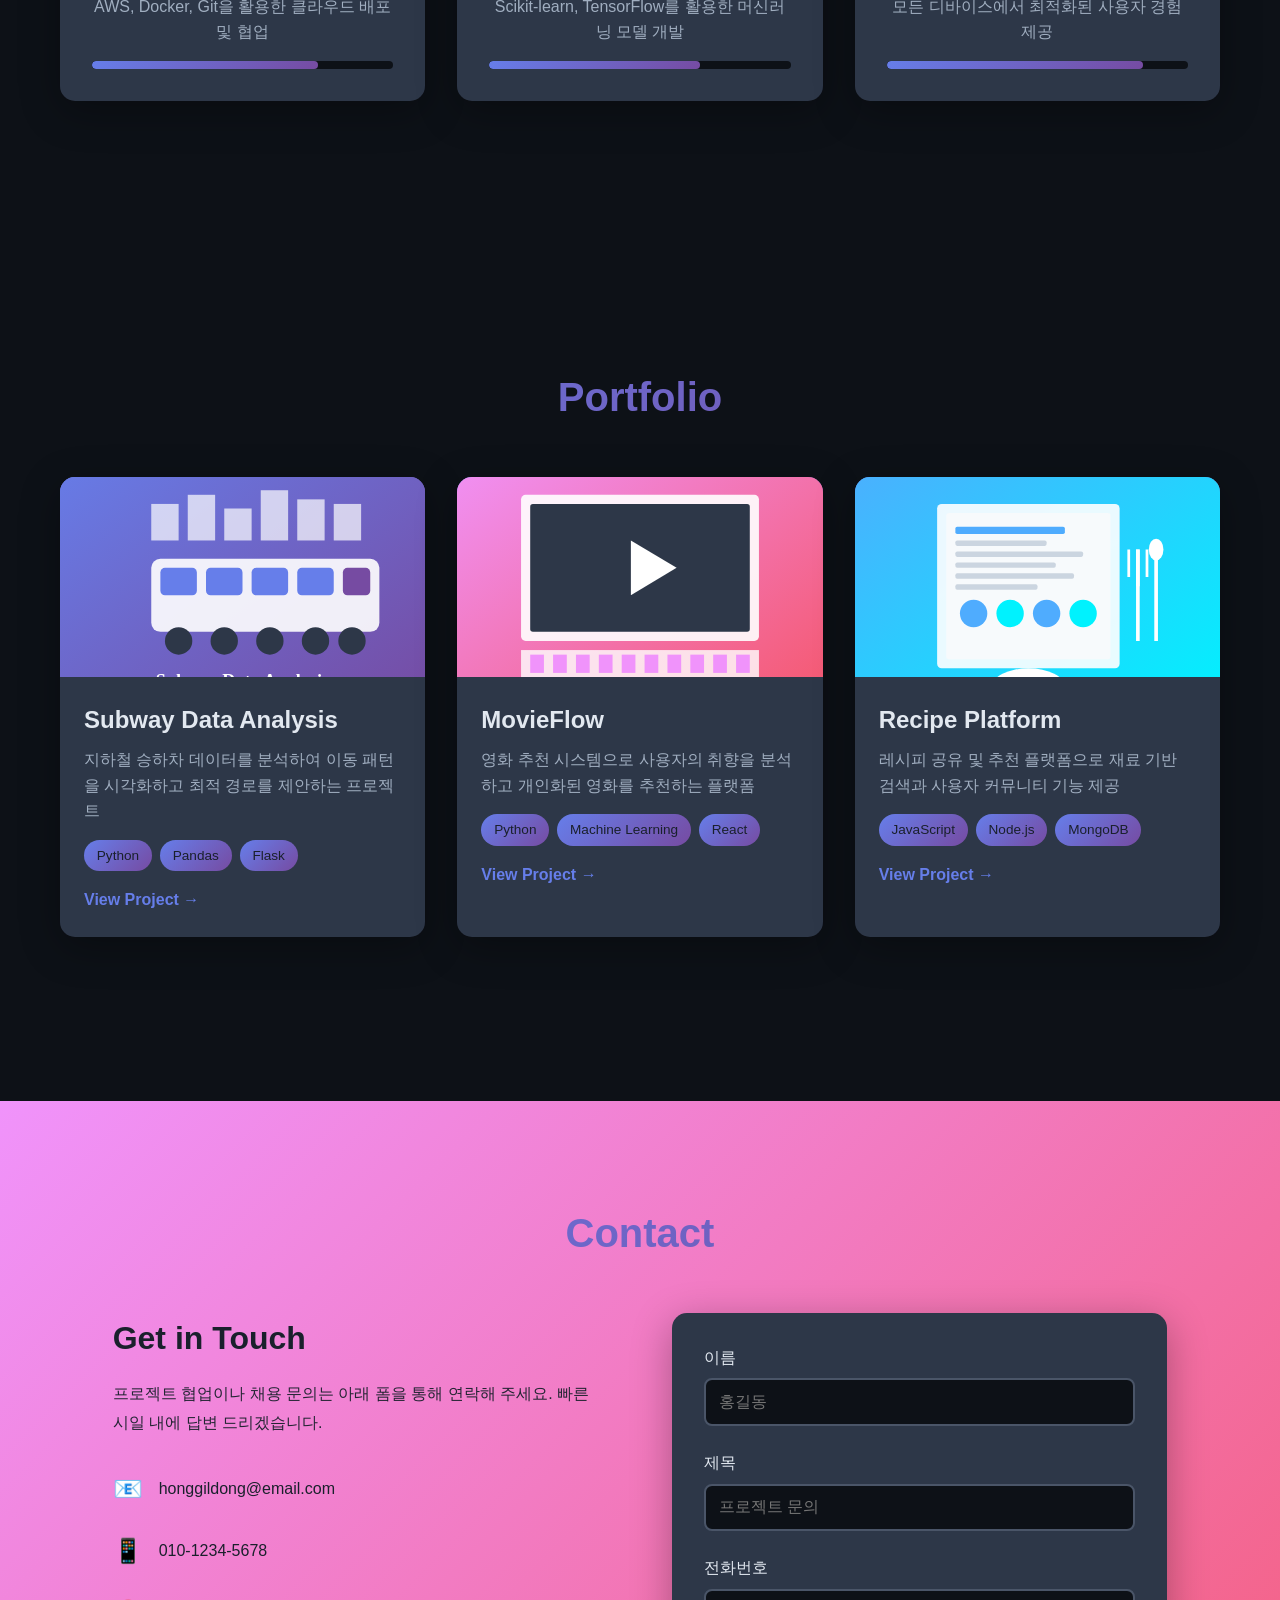
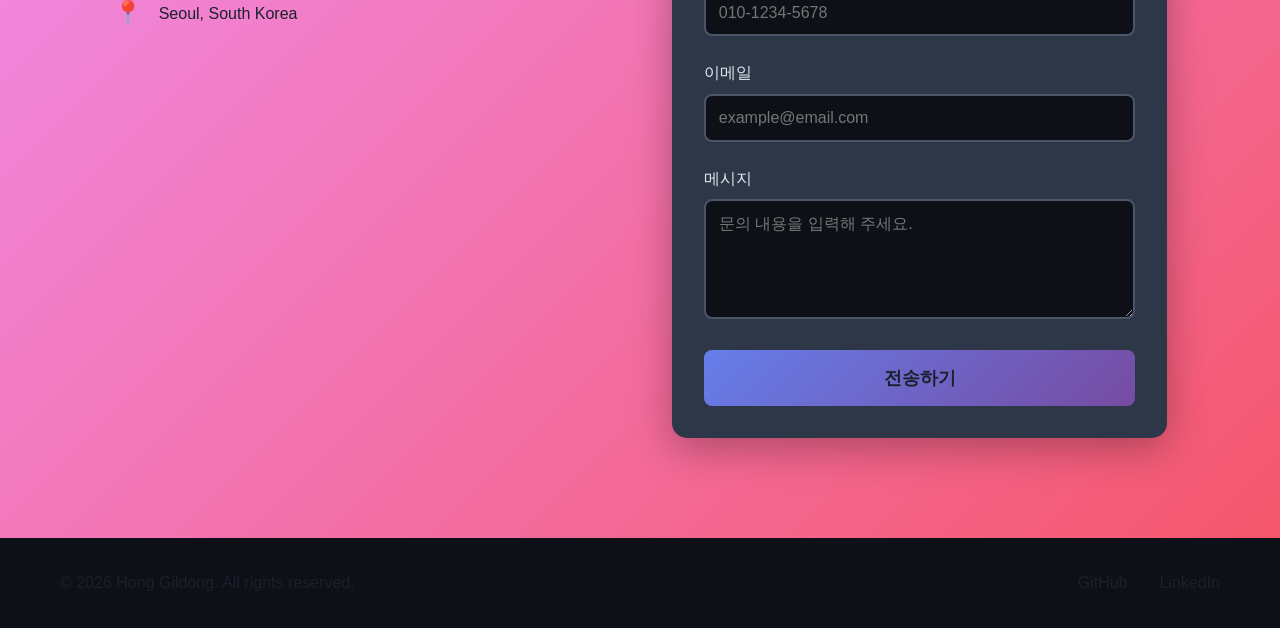
<file: big0611-main/my/index.html>
<!DOCTYPE html>
<html lang="ko">
<head>
    <meta charset="UTF-8">
    <meta name="viewport" content="width=device-width, initial-scale=1.0">
    <title>홍길동 - Big Data Developer Portfolio</title>
    <link rel="icon" type="image/svg+xml" href="favicon.svg">
    <link rel="stylesheet" href="css/style.css">
</head>
<body>
    <!-- Header -->
    <header class="header">
        <nav class="nav">
            <div class="logo">Hong Gildong</div>
            <ul class="nav-links">
                <li><a href="#profile">Profile</a></li>
                <li><a href="#skills">Skills</a></li>
                <li><a href="#portfolio">Portfolio</a></li>
                <li><a href="#contact">Contact</a></li>
            </ul>
            <div class="hamburger">
                <span></span>
                <span></span>
                <span></span>
            </div>
        </nav>
    </header>

    <!-- Section 1: Profile -->
    <section id="profile" class="section profile-section">
        <div class="container">
            <div class="profile-content">
                <div class="profile-image">
                    <div class="profile-placeholder">
                        <svg viewBox="0 0 100 100" xmlns="http://www.w3.org/2000/svg">
                            <circle cx="50" cy="50" r="45" fill="#667eea"/>
                            <text x="50" y="55" text-anchor="middle" fill="white" font-size="24" font-weight="bold">홍</text>
                        </svg>
                    </div>
                </div>
                <div class="profile-text">
                    <h1 class="profile-title">홍길동</h1>
                    <p class="profile-subtitle">Big Data Developer</p>
                    <p class="profile-description">
                        빅데이터 1000시간 과정을 수료한 데이터 분석 및 개발 전문가입니다. 
                        대규모 데이터 처리 및 분석에 열정을 가지고 있으며, 
                        최신 기술을 활용한 효율적인 솔루션 개발에 주력하고 있습니다.
                    </p>
                    <div class="profile-info">
                        <div class="info-item">
                            <span class="info-label">나이:</span>
                            <span class="info-value">30대 후반</span>
                        </div>
                        <div class="info-item">
                            <span class="info-label">경력:</span>
                            <span class="info-value">빅데이터 1000시간 수료</span>
                        </div>
                        <div class="info-item">
                            <span class="info-label">관심분야:</span>
                            <span class="info-value">Data Engineering, Web Development</span>
                        </div>
                    </div>
                </div>
            </div>
        </div>
    </section>

    <!-- Section 2: Skills -->
    <section id="skills" class="section skills-section">
        <div class="container">
            <h2 class="section-title">Skills</h2>
            <div class="skills-grid">
                <div class="skill-card">
                    <div class="skill-icon">📊</div>
                    <h3 class="skill-title">Data Analysis</h3>
                    <p class="skill-description">Python, Pandas, NumPy를 활용한 데이터 분석 및 시각화</p>
                    <div class="skill-bar">
                        <div class="skill-progress" style="width: 90%"></div>
                    </div>
                </div>
                <div class="skill-card">
                    <div class="skill-icon">🌐</div>
                    <h3 class="skill-title">Web Development</h3>
                    <p class="skill-description">HTML5, CSS3, JavaScript를 활용한 반응형 웹 개발</p>
                    <div class="skill-bar">
                        <div class="skill-progress" style="width: 85%"></div>
                    </div>
                </div>
                <div class="skill-card">
                    <div class="skill-icon">🗄️</div>
                    <h3 class="skill-title">Database</h3>
                    <p class="skill-description">MySQL, MongoDB를 활용한 데이터베이스 설계 및 관리</p>
                    <div class="skill-bar">
                        <div class="skill-progress" style="width: 80%"></div>
                    </div>
                </div>
                <div class="skill-card">
                    <div class="skill-icon">☁️</div>
                    <h3 class="skill-title">Cloud & DevOps</h3>
                    <p class="skill-description">AWS, Docker, Git을 활용한 클라우드 배포 및 협업</p>
                    <div class="skill-bar">
                        <div class="skill-progress" style="width: 75%"></div>
                    </div>
                </div>
                <div class="skill-card">
                    <div class="skill-icon">🤖</div>
                    <h3 class="skill-title">Machine Learning</h3>
                    <p class="skill-description">Scikit-learn, TensorFlow를 활용한 머신러닝 모델 개발</p>
                    <div class="skill-bar">
                        <div class="skill-progress" style="width: 70%"></div>
                    </div>
                </div>
                <div class="skill-card">
                    <div class="skill-icon">📱</div>
                    <h3 class="skill-title">Responsive Design</h3>
                    <p class="skill-description">모든 디바이스에서 최적화된 사용자 경험 제공</p>
                    <div class="skill-bar">
                        <div class="skill-progress" style="width: 85%"></div>
                    </div>
                </div>
            </div>
        </div>
    </section>

    <!-- Section 3: Portfolio -->
    <section id="portfolio" class="section portfolio-section">
        <div class="container">
            <h2 class="section-title">Portfolio</h2>
            <div class="portfolio-grid">
                <div class="portfolio-card">
                    <div class="portfolio-image">
                        <img src="images/subway.svg" alt="Subway Project">
                    </div>
                    <div class="portfolio-content">
                        <h3 class="portfolio-title">Subway Data Analysis</h3>
                        <p class="portfolio-description">지하철 승하차 데이터를 분석하여 이동 패턴을 시각화하고 최적 경로를 제안하는 프로젝트</p>
                        <div class="portfolio-tech">
                            <span class="tech-tag">Python</span>
                            <span class="tech-tag">Pandas</span>
                            <span class="tech-tag">Flask</span>
                        </div>
                        <a href="https://subwaykr.onrender.com" target="_blank" class="portfolio-link">View Project →</a>
                    </div>
                </div>
                <div class="portfolio-card">
                    <div class="portfolio-image">
                        <img src="images/movieflow.svg" alt="MovieFlow Project">
                    </div>
                    <div class="portfolio-content">
                        <h3 class="portfolio-title">MovieFlow</h3>
                        <p class="portfolio-description">영화 추천 시스템으로 사용자의 취향을 분석하고 개인화된 영화를 추천하는 플랫폼</p>
                        <div class="portfolio-tech">
                            <span class="tech-tag">Python</span>
                            <span class="tech-tag">Machine Learning</span>
                            <span class="tech-tag">React</span>
                        </div>
                        <a href="https://movieflowkr.onrender.com" target="_blank" class="portfolio-link">View Project →</a>
                    </div>
                </div>
                <div class="portfolio-card">
                    <div class="portfolio-image">
                        <img src="images/recipe.svg" alt="Recipe Project">
                    </div>
                    <div class="portfolio-content">
                        <h3 class="portfolio-title">Recipe Platform</h3>
                        <p class="portfolio-description">레시피 공유 및 추천 플랫폼으로 재료 기반 검색과 사용자 커뮤니티 기능 제공</p>
                        <div class="portfolio-tech">
                            <span class="tech-tag">JavaScript</span>
                            <span class="tech-tag">Node.js</span>
                            <span class="tech-tag">MongoDB</span>
                        </div>
                        <a href="https://recipekr.onrender.com" target="_blank" class="portfolio-link">View Project →</a>
                    </div>
                </div>
            </div>
        </div>
    </section>

    <!-- Section 4: Contact -->
    <section id="contact" class="section contact-section">
        <div class="container">
            <h2 class="section-title">Contact</h2>
            <div class="contact-content">
                <div class="contact-info">
                    <h3 class="contact-subtitle">Get in Touch</h3>
                    <p class="contact-description">
                        프로젝트 협업이나 채용 문의는 아래 폼을 통해 연락해 주세요.
                        빠른 시일 내에 답변 드리겠습니다.
                    </p>
                    <div class="contact-details">
                        <div class="contact-item">
                            <span class="contact-icon">📧</span>
                            <span class="contact-text">honggildong@email.com</span>
                        </div>
                        <div class="contact-item">
                            <span class="contact-icon">📱</span>
                            <span class="contact-text">010-1234-5678</span>
                        </div>
                        <div class="contact-item">
                            <span class="contact-icon">📍</span>
                            <span class="contact-text">Seoul, South Korea</span>
                        </div>
                    </div>
                </div>
                <div class="contact-form-container">
                    <form action="https://formspree.io/f/YOUR_FORM_ID" method="POST" class="contact-form" id="contactForm">
                        <!-- Formspree 설정: README.md의 안내를 따라 YOUR_FORM_ID를 실제 Form ID로 교체하세요 -->
                        <div class="form-group">
                            <label for="name">이름</label>
                            <input type="text" id="name" name="name" required placeholder="홍길동">
                        </div>
                        <div class="form-group">
                            <label for="subject">제목</label>
                            <input type="text" id="subject" name="subject" required placeholder="프로젝트 문의">
                        </div>
                        <div class="form-group">
                            <label for="phone">전화번호</label>
                            <input type="tel" id="phone" name="phone" required placeholder="010-1234-5678">
                        </div>
                        <div class="form-group">
                            <label for="email">이메일</label>
                            <input type="email" id="email" name="email" required placeholder="example@email.com">
                        </div>
                        <div class="form-group">
                            <label for="message">메시지</label>
                            <textarea id="message" name="message" rows="5" required placeholder="문의 내용을 입력해 주세요."></textarea>
                        </div>
                        <button type="submit" class="submit-btn">전송하기</button>
                    </form>
                    <div id="formMessage" class="form-message"></div>
                </div>
            </div>
        </div>
    </section>

    <!-- Footer -->
    <footer class="footer">
        <div class="container">
            <div class="footer-content">
                <p class="footer-text">© 2024 Hong Gildong. All rights reserved.</p>
                <div class="footer-links">
                    <a href="https://github.com/honggildong" target="_blank">GitHub</a>
                    <a href="https://linkedin.com/in/honggildong" target="_blank">LinkedIn</a>
                </div>
            </div>
        </div>
    </footer>

    <script src="js/script.js"></script>
</body>
</html>
</file>
<file: css/style.css>
:root {
  --ink: #101828;
  --muted: #667085;
  --line: #e4e7ec;
  --paper: #ffffff;
  --cream: #fffdf7;
  --mint: #dff8ed;
  --navy: #182230;
  --coral: #ff6b5f;
  --gold: #f6c453;
  --teal: #1aa59a;
}

* {
  box-sizing: border-box;
}

html {
  scroll-behavior: smooth;
}

body {
  margin: 0;
  color: var(--ink);
  background: var(--cream);
  font-family: "Pretendard", "Noto Sans KR", system-ui, -apple-system, BlinkMacSystemFont, "Segoe UI", sans-serif;
}

a {
  text-decoration: none;
}

.topbar {
  position: fixed;
  inset: 0 0 auto 0;
  z-index: 1000;
  background: rgba(255, 253, 247, 0.9);
  border-bottom: 1px solid rgba(228, 231, 236, 0.8);
  backdrop-filter: blur(14px);
}

.navbar {
  min-height: 72px;
}

.navbar-brand {
  color: var(--ink);
  font-weight: 900;
  letter-spacing: 0;
}

.nav-link {
  color: #475467;
  font-weight: 800;
  padding-inline: 0.85rem !important;
}

.nav-link:hover,
.nav-link:focus {
  color: var(--coral);
}

.hero {
  min-height: 100vh;
  display: flex;
  align-items: center;
  padding: 112px 0 72px;
  background:
    linear-gradient(90deg, rgba(255, 253, 247, 0.92), rgba(255, 253, 247, 0.72)),
    url("https://images.unsplash.com/photo-1497366754035-f200968a6e72?auto=format&fit=crop&w=1800&q=80") center/cover;
}

.hero-kicker,
.section-heading span,
.contact-box span {
  display: inline-flex;
  color: var(--teal);
  font-weight: 900;
  text-transform: uppercase;
  letter-spacing: 0;
  margin-bottom: 1rem;
}

.hero h1 {
  max-width: 820px;
  font-size: clamp(2.8rem, 7vw, 6.2rem);
  line-height: 1.02;
  letter-spacing: 0;
  font-weight: 950;
}

.hero-text {
  max-width: 680px;
  color: #475467;
  font-size: 1.15rem;
  line-height: 1.8;
  margin: 1.5rem 0 2rem;
}

.hero-actions {
  display: flex;
  flex-wrap: wrap;
  gap: 0.85rem;
}

.btn {
  border-radius: 8px;
  font-weight: 850;
}

.portrait-card {
  max-width: 390px;
  margin-left: auto;
  background: rgba(255, 255, 255, 0.82);
  border: 1px solid rgba(228, 231, 236, 0.9);
  border-radius: 8px;
  box-shadow: 0 24px 70px rgba(16, 24, 40, 0.18);
  overflow: hidden;
}

.portrait-img {
  min-height: 420px;
  display: grid;
  place-items: center;
  background:
    linear-gradient(135deg, rgba(24, 34, 48, 0.84), rgba(26, 165, 154, 0.72)),
    url("https://images.unsplash.com/photo-1517245386807-bb43f82c33c4?auto=format&fit=crop&w=1200&q=80") center/cover;
}

.portrait-img span {
  display: grid;
  place-items: center;
  width: 128px;
  height: 128px;
  color: #fff;
  border: 2px solid rgba(255, 255, 255, 0.8);
  border-radius: 50%;
  font-size: 2.4rem;
  font-weight: 950;
}

.portrait-info {
  padding: 1.25rem;
}

.portrait-info strong,
.portrait-info small {
  display: block;
}

.portrait-info strong {
  font-size: 1.2rem;
}

.portrait-info small {
  color: var(--muted);
  margin-top: 0.25rem;
}

.content-section {
  padding: 110px 0;
}

.section-heading {
  max-width: 620px;
}

.section-heading h2,
.contact-box h2 {
  margin: 0;
  font-size: clamp(2rem, 4.2vw, 4rem);
  line-height: 1.08;
  letter-spacing: 0;
  font-weight: 950;
}

.about-panel {
  padding: clamp(1.5rem, 4vw, 2.4rem);
  background: var(--paper);
  border: 1px solid var(--line);
  border-radius: 8px;
  box-shadow: 0 18px 48px rgba(16, 24, 40, 0.08);
}

.about-panel > p {
  color: #475467;
  font-size: 1.1rem;
  line-height: 1.9;
}

.timeline {
  display: grid;
  gap: 1rem;
  margin-top: 2rem;
}

.timeline div {
  display: grid;
  grid-template-columns: 48px 1fr;
  gap: 0.1rem 1rem;
  padding: 1rem;
  border: 1px solid var(--line);
  border-radius: 8px;
  background: #fbfcff;
}

.timeline b {
  grid-row: span 2;
  color: var(--coral);
  font-size: 1.2rem;
}

.timeline strong {
  font-size: 1.05rem;
}

.timeline span {
  color: var(--muted);
}

.values-section {
  background: #ffffff;
}

.value-card {
  height: 100%;
  padding: 2rem;
  border: 1px solid var(--line);
  border-radius: 8px;
  background: linear-gradient(180deg, #ffffff, #fbfcff);
  transition: transform 0.2s ease, box-shadow 0.2s ease;
}

.value-card:hover {
  transform: translateY(-6px);
  box-shadow: 0 22px 54px rgba(16, 24, 40, 0.1);
}

.value-card i {
  display: inline-grid;
  place-items: center;
  width: 54px;
  height: 54px;
  margin-bottom: 1.4rem;
  color: var(--navy);
  background: var(--gold);
  border-radius: 8px;
  font-size: 1.55rem;
}

.value-card:nth-child(2) i {
  background: var(--mint);
}

.value-card:nth-child(3) i {
  color: #fff;
  background: var(--coral);
}

.value-card h3 {
  font-size: 1.35rem;
  font-weight: 900;
}

.value-card p {
  color: var(--muted);
  margin: 0;
  line-height: 1.7;
}

.text-link {
  color: var(--ink);
  font-weight: 900;
}

.text-link:hover {
  color: var(--coral);
}

.work-grid {
  display: grid;
  grid-template-columns: 1.2fr 0.8fr;
  gap: 1rem;
}

.work-card {
  min-height: 260px;
  display: flex;
  flex-direction: column;
  justify-content: space-between;
  padding: 1.6rem;
  color: #fff;
  border-radius: 8px;
  background: var(--navy);
  overflow: hidden;
}

.work-card.large {
  grid-row: span 2;
  min-height: 536px;
  background:
    linear-gradient(180deg, rgba(24, 34, 48, 0.14), rgba(24, 34, 48, 0.92)),
    url("https://images.unsplash.com/photo-1551434678-e076c223a692?auto=format&fit=crop&w=1200&q=80") center/cover;
}

.work-card.accent-green {
  background: linear-gradient(135deg, #0f766e, #14b8a6);
}

.work-card.accent-coral {
  background: linear-gradient(135deg, #fb7185, #f97316);
}

.work-card small {
  display: block;
  margin-bottom: 0.6rem;
  color: rgba(255, 255, 255, 0.78);
  font-weight: 900;
}

.work-card h3 {
  font-size: clamp(1.5rem, 3vw, 2.6rem);
  font-weight: 950;
  letter-spacing: 0;
}

.work-card p {
  max-width: 520px;
  margin: 0;
  color: rgba(255, 255, 255, 0.84);
  line-height: 1.7;
}

.contact-section {
  padding: 110px 0;
  background: #182230;
}

.contact-box {
  display: grid;
  grid-template-columns: 1.1fr 0.9fr;
  gap: 2rem;
  align-items: center;
  padding: clamp(1.5rem, 5vw, 3rem);
  color: #fff;
  border: 1px solid rgba(255, 255, 255, 0.14);
  border-radius: 8px;
  background:
    linear-gradient(135deg, rgba(255, 255, 255, 0.08), rgba(255, 255, 255, 0.02)),
    #1f2a3a;
}

.contact-box p {
  color: rgba(255, 255, 255, 0.72);
  margin: 1rem 0 0;
}

.contact-links {
  display: grid;
  gap: 0.85rem;
}

.contact-links a {
  display: flex;
  align-items: center;
  gap: 0.8rem;
  padding: 1rem;
  color: #fff;
  border: 1px solid rgba(255, 255, 255, 0.14);
  border-radius: 8px;
  background: rgba(255, 255, 255, 0.06);
}

.contact-links a:hover {
  background: rgba(255, 255, 255, 0.12);
}

.footer {
  padding: 1.2rem 0;
  color: #667085;
  background: #fff;
  border-top: 1px solid var(--line);
}

@media (max-width: 991.98px) {
  .topbar {
    position: sticky;
  }

  .navbar-collapse {
    padding: 1rem 0;
  }

  .hero {
    min-height: auto;
    padding: 80px 0 72px;
  }

  .portrait-card {
    margin-left: 0;
  }

  .portrait-img {
    min-height: 320px;
  }

  .content-section,
  .contact-section {
    padding: 76px 0;
  }

  .work-grid,
  .contact-box {
    grid-template-columns: 1fr;
  }

  .work-card.large {
    min-height: 360px;
  }
}

@media (max-width: 575.98px) {
  .hero h1 {
    font-size: 2.55rem;
  }

  .hero-actions .btn {
    width: 100%;
  }

  .timeline div {
    grid-template-columns: 1fr;
  }

  .timeline b {
    grid-row: auto;
  }
}
</file>
<file: big0611-main/css/style.css>
/* Reset and Base Styles */
* {
    margin: 0;
    padding: 0;
    box-sizing: border-box;
}

:root {
    --primary-color: #667eea;
    --secondary-color: #764ba2;
    --accent-color: #f093fb;
    --text-dark: #e2e8f0;
    --text-light: #a0aec0;
    --bg-light: #1a202c;
    --bg-dark: #0d1117;
    --white: #1a202c;
    --card-bg: #2d3748;
    --shadow: 0 10px 40px rgba(0, 0, 0, 0.3);
    --transition: all 0.3s ease;
}

html {
    scroll-behavior: smooth;
}

body {
    font-family: 'Segoe UI', Tahoma, Geneva, Verdana, sans-serif;
    line-height: 1.6;
    color: var(--text-dark);
    background: var(--bg-dark);
    overflow-x: hidden;
}

.container {
    max-width: 1200px;
    margin: 0 auto;
    padding: 0 20px;
}

/* Header Styles */
.header {
    position: fixed;
    top: 0;
    left: 0;
    right: 0;
    background: rgba(26, 32, 44, 0.95);
    backdrop-filter: blur(10px);
    box-shadow: 0 2px 20px rgba(0, 0, 0, 0.3);
    z-index: 1000;
    transition: var(--transition);
}

.nav {
    display: flex;
    justify-content: space-between;
    align-items: center;
    padding: 1rem 2rem;
    max-width: 1200px;
    margin: 0 auto;
}

.logo {
    font-size: 1.5rem;
    font-weight: 700;
    background: linear-gradient(135deg, var(--primary-color), var(--secondary-color));
    -webkit-background-clip: text;
    -webkit-text-fill-color: transparent;
    background-clip: text;
}

.nav-links {
    display: flex;
    list-style: none;
    gap: 2rem;
}

.nav-links a {
    text-decoration: none;
    color: var(--text-dark);
    font-weight: 500;
    transition: var(--transition);
    position: relative;
}

.nav-links a::after {
    content: '';
    position: absolute;
    bottom: -5px;
    left: 0;
    width: 0;
    height: 2px;
    background: linear-gradient(135deg, var(--primary-color), var(--secondary-color));
    transition: var(--transition);
}

.nav-links a:hover::after {
    width: 100%;
}

.nav-links a:hover {
    color: var(--primary-color);
}

.hamburger {
    display: none;
    flex-direction: column;
    cursor: pointer;
    gap: 5px;
}

.hamburger span {
    width: 25px;
    height: 3px;
    background: var(--text-dark);
    transition: var(--transition);
}

/* Section Styles */
.section {
    min-height: 100vh;
    padding: 100px 0;
    display: flex;
    align-items: center;
}

.section-title {
    font-size: 2.5rem;
    text-align: center;
    margin-bottom: 3rem;
    background: linear-gradient(135deg, var(--primary-color), var(--secondary-color));
    -webkit-background-clip: text;
    -webkit-text-fill-color: transparent;
    background-clip: text;
}

/* Profile Section */
.profile-section {
    background: linear-gradient(135deg, #667eea 0%, #764ba2 100%);
    color: var(--white);
    padding-top: 150px;
}

.profile-content {
    display: flex;
    align-items: center;
    gap: 4rem;
    flex-wrap: wrap;
}

.profile-image {
    flex: 1;
    min-width: 300px;
    display: flex;
    justify-content: center;
}

.profile-placeholder {
    width: 300px;
    height: 300px;
    border-radius: 50%;
    background: var(--white);
    box-shadow: var(--shadow);
    display: flex;
    align-items: center;
    justify-content: center;
    animation: float 3s ease-in-out infinite;
}

@keyframes float {
    0%, 100% { transform: translateY(0); }
    50% { transform: translateY(-20px); }
}

.profile-text {
    flex: 1;
    min-width: 300px;
}

.profile-title {
    font-size: 3rem;
    margin-bottom: 0.5rem;
}

.profile-subtitle {
    font-size: 1.5rem;
    margin-bottom: 1.5rem;
    opacity: 0.9;
}

.profile-description {
    font-size: 1.1rem;
    margin-bottom: 2rem;
    line-height: 1.8;
    opacity: 0.95;
}

.profile-info {
    display: flex;
    flex-direction: column;
    gap: 1rem;
}

.info-item {
    display: flex;
    gap: 1rem;
}

.info-label {
    font-weight: 600;
    min-width: 100px;
}

/* Skills Section */
.skills-section {
    background: var(--bg-dark);
}

.skills-grid {
    display: grid;
    grid-template-columns: repeat(3, 1fr);
    gap: 2rem;
}

.skill-card {
    background: var(--card-bg);
    padding: 2rem;
    border-radius: 15px;
    box-shadow: var(--shadow);
    transition: var(--transition);
    text-align: center;
}

.skill-card:hover {
    transform: translateY(-10px);
    box-shadow: 0 20px 50px rgba(0, 0, 0, 0.15);
}

.skill-icon {
    font-size: 3rem;
    margin-bottom: 1rem;
}

.skill-title {
    font-size: 1.5rem;
    margin-bottom: 0.5rem;
    color: var(--text-dark);
}

.skill-description {
    color: var(--text-light);
    margin-bottom: 1rem;
}

.skill-bar {
    height: 8px;
    background: var(--bg-dark);
    border-radius: 4px;
    overflow: hidden;
}

.skill-progress {
    height: 100%;
    background: linear-gradient(135deg, var(--primary-color), var(--secondary-color));
    border-radius: 4px;
    transition: width 1s ease;
}

/* Portfolio Section */
.portfolio-section {
    background: var(--bg-dark);
}

.portfolio-grid {
    display: grid;
    grid-template-columns: repeat(3, 1fr);
    gap: 2rem;
}

.portfolio-card {
    background: var(--card-bg);
    border-radius: 15px;
    overflow: hidden;
    box-shadow: var(--shadow);
    transition: var(--transition);
}

.portfolio-card:hover {
    transform: translateY(-10px);
    box-shadow: 0 20px 50px rgba(0, 0, 0, 0.15);
}

.portfolio-image {
    width: 100%;
    height: 200px;
    overflow: hidden;
    background: linear-gradient(135deg, var(--primary-color), var(--secondary-color));
    display: flex;
    align-items: center;
    justify-content: center;
}

.portfolio-image img {
    width: 100%;
    height: 100%;
    object-fit: cover;
    transition: var(--transition);
}

.portfolio-card:hover .portfolio-image img {
    transform: scale(1.1);
}

.portfolio-content {
    padding: 1.5rem;
}

.portfolio-title {
    font-size: 1.5rem;
    margin-bottom: 0.5rem;
    color: var(--text-dark);
}

.portfolio-description {
    color: var(--text-light);
    margin-bottom: 1rem;
    line-height: 1.6;
}

.portfolio-tech {
    display: flex;
    gap: 0.5rem;
    flex-wrap: wrap;
    margin-bottom: 1rem;
}

.tech-tag {
    background: linear-gradient(135deg, var(--primary-color), var(--secondary-color));
    color: var(--white);
    padding: 0.3rem 0.8rem;
    border-radius: 20px;
    font-size: 0.85rem;
    font-weight: 500;
}

.portfolio-link {
    display: inline-block;
    color: var(--primary-color);
    text-decoration: none;
    font-weight: 600;
    transition: var(--transition);
}

.portfolio-link:hover {
    color: var(--secondary-color);
}

/* Contact Section */
.contact-section {
    background: linear-gradient(135deg, #f093fb 0%, #f5576c 100%);
    color: var(--white);
}

.contact-content {
    display: flex;
    gap: 4rem;
    flex-wrap: wrap;
}

.contact-info {
    flex: 1;
    min-width: 300px;
}

.contact-subtitle {
    font-size: 2rem;
    margin-bottom: 1rem;
}

.contact-description {
    margin-bottom: 2rem;
    line-height: 1.8;
    opacity: 0.95;
}

.contact-details {
    display: flex;
    flex-direction: column;
    gap: 1.5rem;
}

.contact-item {
    display: flex;
    align-items: center;
    gap: 1rem;
}

.contact-icon {
    font-size: 1.5rem;
}

.contact-form-container {
    flex: 1;
    min-width: 300px;
}

.contact-form {
    background: var(--card-bg);
    padding: 2rem;
    border-radius: 15px;
    box-shadow: var(--shadow);
}

.form-group {
    margin-bottom: 1.5rem;
}

.form-group label {
    display: block;
    margin-bottom: 0.5rem;
    color: var(--text-dark);
    font-weight: 500;
}

.form-group input,
.form-group textarea {
    width: 100%;
    padding: 0.8rem;
    border: 2px solid #4a5568;
    background: var(--bg-dark);
    color: var(--text-dark);
    border-radius: 8px;
    font-size: 1rem;
    transition: var(--transition);
    font-family: inherit;
}

.form-group input:focus,
.form-group textarea:focus {
    outline: none;
    border-color: var(--primary-color);
    box-shadow: 0 0 0 3px rgba(102, 126, 234, 0.1);
}

.submit-btn {
    width: 100%;
    padding: 1rem;
    background: linear-gradient(135deg, var(--primary-color), var(--secondary-color));
    color: var(--white);
    border: none;
    border-radius: 8px;
    font-size: 1.1rem;
    font-weight: 600;
    cursor: pointer;
    transition: var(--transition);
}

.submit-btn:hover {
    transform: translateY(-2px);
    box-shadow: 0 10px 30px rgba(102, 126, 234, 0.4);
}

.form-message {
    margin-top: 1rem;
    padding: 1rem;
    border-radius: 8px;
    text-align: center;
    display: none;
}

.form-message.success {
    display: block;
    background: #48bb78;
    color: var(--white);
}

.form-message.error {
    display: block;
    background: #f56565;
    color: var(--white);
}

/* Footer */
.footer {
    background: var(--bg-dark);
    color: var(--white);
    padding: 2rem 0;
}

.footer-content {
    display: flex;
    justify-content: space-between;
    align-items: center;
    flex-wrap: wrap;
    gap: 1rem;
}

.footer-links {
    display: flex;
    gap: 2rem;
}

.footer-links a {
    color: var(--white);
    text-decoration: none;
    transition: var(--transition);
}

.footer-links a:hover {
    color: var(--accent-color);
}

/* Responsive Design */
@media (max-width: 768px) {
    .nav-links {
        position: fixed;
        top: 70px;
        left: 0;
        right: 0;
        background: var(--card-bg);
        flex-direction: column;
        padding: 2rem;
        gap: 1.5rem;
        transform: translateY(-150%);
        transition: var(--transition);
        box-shadow: 0 10px 30px rgba(0, 0, 0, 0.3);
    }

    .nav-links.active {
        transform: translateY(0);
    }

    .hamburger {
        display: flex;
    }

    .hamburger.active span:nth-child(1) {
        transform: rotate(45deg) translate(5px, 5px);
    }

    .hamburger.active span:nth-child(2) {
        opacity: 0;
    }

    .hamburger.active span:nth-child(3) {
        transform: rotate(-45deg) translate(7px, -6px);
    }

    .profile-content {
        flex-direction: column;
        text-align: center;
    }

    .profile-info {
        align-items: center;
    }

    .contact-content {
        flex-direction: column;
    }

    .section-title {
        font-size: 2rem;
    }

    .profile-title {
        font-size: 2rem;
    }

    .portfolio-grid {
        grid-template-columns: 1fr;
    }

    .skills-grid {
        grid-template-columns: 1fr;
    }
}

@media (max-width: 480px) {
    .nav {
        padding: 1rem;
    }

    .logo {
        font-size: 1.2rem;
    }

    .section {
        padding: 80px 0;
    }

    .profile-placeholder {
        width: 200px;
        height: 200px;
    }

    .footer-content {
        flex-direction: column;
        text-align: center;
    }
}

/* Scroll Animations */
.fade-in {
    opacity: 0;
    transform: translateY(30px);
    transition: all 0.6s ease;
}

.fade-in.visible {
    opacity: 1;
    transform: translateY(0);
}
</file>
<file: codextest/css/style.css>
:root {
  --ink: #172033;
  --muted: #667085;
  --line: #dfe6f0;
  --blue: #2563eb;
  --cyan: #06b6d4;
  --green: #22c55e;
  --rose: #f43f5e;
  --paper: #ffffff;
  --soft: #f6f9fc;
}

* {
  box-sizing: border-box;
}

html {
  scroll-behavior: smooth;
  scroll-snap-type: y mandatory;
}

body {
  margin: 0;
  color: var(--ink);
  background: var(--soft);
  font-family: "Pretendard", "Noto Sans KR", system-ui, -apple-system, BlinkMacSystemFont, "Segoe UI", sans-serif;
}

a {
  text-decoration: none;
}

.site-header {
  min-height: 72px;
  background: rgba(255, 255, 255, 0.86);
  border-bottom: 1px solid rgba(223, 230, 240, 0.8);
  backdrop-filter: blur(18px);
}

.navbar-brand {
  color: var(--ink);
  font-weight: 800;
  letter-spacing: 0;
}

.brand-mark {
  display: inline-grid;
  place-items: center;
  width: 38px;
  height: 38px;
  border-radius: 8px;
  color: #fff;
  background: linear-gradient(135deg, var(--blue), var(--cyan));
  box-shadow: 0 12px 25px rgba(37, 99, 235, 0.22);
}

.nav-link {
  color: #42526b;
  font-weight: 700;
  border-radius: 8px;
  padding: 0.55rem 0.8rem !important;
}

.nav-link:hover,
.nav-link:focus {
  color: var(--blue);
  background: #eef5ff;
}

.fullpage {
  overflow: visible;
}

.page-section {
  min-height: 100vh;
  display: flex;
  align-items: center;
  scroll-snap-align: start;
  scroll-snap-stop: always;
  padding: 96px 0 72px;
  position: relative;
  overflow: hidden;
}

.section-inner {
  position: relative;
  z-index: 1;
}

.profile-section {
  background:
    radial-gradient(circle at 12% 18%, rgba(6, 182, 212, 0.18), transparent 32%),
    radial-gradient(circle at 88% 14%, rgba(34, 197, 94, 0.15), transparent 28%),
    linear-gradient(135deg, #ffffff 0%, #f3f8ff 54%, #eefcf7 100%);
}

.skills-section {
  background: linear-gradient(135deg, #f9fbff 0%, #ffffff 48%, #f1fbff 100%);
}

.portfolio-section {
  background: linear-gradient(135deg, #ffffff 0%, #f8fbf3 48%, #f5f8ff 100%);
}

.contact-section {
  background:
    radial-gradient(circle at 16% 80%, rgba(244, 63, 94, 0.12), transparent 30%),
    linear-gradient(135deg, #f8fbff 0%, #ffffff 52%, #fff7f9 100%);
}

.eyebrow {
  display: inline-flex;
  align-items: center;
  gap: 0.45rem;
  color: var(--blue);
  background: #eaf2ff;
  border: 1px solid #d8e8ff;
  border-radius: 999px;
  padding: 0.45rem 0.8rem;
  font-size: 0.85rem;
  font-weight: 800;
}

.display-4,
.section-title h2,
.contact-section h2 {
  letter-spacing: 0;
  line-height: 1.14;
}

.section-title {
  max-width: 760px;
  margin-bottom: 2rem;
}

.section-title h2 {
  margin: 1rem 0 0;
  font-size: clamp(2rem, 4vw, 3.2rem);
  font-weight: 850;
}

.profile-card,
.skill-card,
.project-card,
.contact-panel {
  background: rgba(255, 255, 255, 0.82);
  border: 1px solid rgba(223, 230, 240, 0.92);
  border-radius: 8px;
  box-shadow: 0 24px 60px rgba(23, 32, 51, 0.1);
}

.profile-card {
  padding: clamp(1.4rem, 4vw, 2rem);
}

.avatar-wrap {
  width: 132px;
  height: 132px;
  border-radius: 50%;
  padding: 8px;
  background: linear-gradient(135deg, var(--blue), var(--cyan), var(--green));
}

.avatar {
  display: grid;
  place-items: center;
  width: 100%;
  height: 100%;
  border-radius: 50%;
  color: #fff;
  background: #172033;
  font-size: 2.4rem;
  font-weight: 900;
}

.stat-box {
  min-height: 82px;
  display: grid;
  place-items: center;
  gap: 0.15rem;
  border-radius: 8px;
  background: #f4f7fb;
  border: 1px solid #e7edf5;
}

.stat-box strong {
  font-size: 1.2rem;
}

.stat-box span {
  color: var(--muted);
  font-size: 0.75rem;
  font-weight: 700;
}

.skill-card {
  padding: 1.6rem;
  transition: transform 0.2s ease, box-shadow 0.2s ease;
}

.skill-card:hover,
.project-card:hover {
  transform: translateY(-6px);
  box-shadow: 0 30px 70px rgba(23, 32, 51, 0.14);
}

.skill-card i {
  display: inline-grid;
  place-items: center;
  width: 54px;
  height: 54px;
  margin-bottom: 1.3rem;
  border-radius: 8px;
  color: #fff;
  background: var(--blue);
  font-size: 1.7rem;
}

.skill-card:nth-child(2n) i {
  background: var(--cyan);
}

.skill-card h3,
.project-body h3 {
  font-size: 1.25rem;
  font-weight: 850;
  margin-bottom: 0.7rem;
}

.skill-card p,
.project-body p {
  color: var(--muted);
  margin-bottom: 0;
}

.project-card {
  overflow: hidden;
  transition: transform 0.2s ease, box-shadow 0.2s ease;
}

.project-thumb {
  min-height: 190px;
  display: grid;
  place-items: center;
  color: #fff;
  font-size: 3rem;
}

.thumb-1 {
  background: linear-gradient(135deg, #2563eb, #06b6d4);
}

.thumb-2 {
  background: linear-gradient(135deg, #14b8a6, #22c55e);
}

.thumb-3 {
  background: linear-gradient(135deg, #f43f5e, #fb7185);
}

.project-body {
  padding: 1.4rem;
}

.project-body .badge {
  border: 1px solid var(--line);
  margin-bottom: 1rem;
}

.contact-panel {
  padding: 1rem;
}

.contact-item {
  display: flex;
  align-items: center;
  gap: 1rem;
  padding: 1rem;
  color: var(--ink);
  border-radius: 8px;
  transition: background 0.2s ease, transform 0.2s ease;
}

.contact-item:hover,
.contact-item:focus {
  background: #eef6ff;
  transform: translateX(4px);
}

.contact-item i {
  display: inline-grid;
  place-items: center;
  flex: 0 0 48px;
  width: 48px;
  height: 48px;
  border-radius: 8px;
  color: #fff;
  background: var(--blue);
  font-size: 1.25rem;
}

.contact-item small {
  display: block;
  color: var(--muted);
  font-weight: 800;
}

.site-footer {
  position: fixed;
  left: 0;
  right: 0;
  bottom: 0;
  z-index: 1030;
  padding: 0.75rem 0;
  color: #667085;
  background: rgba(255, 255, 255, 0.9);
  border-top: 1px solid rgba(223, 230, 240, 0.88);
  backdrop-filter: blur(18px);
  font-size: 0.9rem;
}

.btn {
  border-radius: 8px;
  font-weight: 800;
}

.btn-primary {
  background: var(--blue);
  border-color: var(--blue);
  box-shadow: 0 14px 28px rgba(37, 99, 235, 0.22);
}

@media (max-width: 991.98px) {
  html {
    scroll-snap-type: none;
  }

  .site-header {
    min-height: 64px;
  }

  .navbar-collapse {
    margin-top: 0.8rem;
    padding: 0.8rem;
    background: #fff;
    border: 1px solid var(--line);
    border-radius: 8px;
  }

  .page-section {
    min-height: auto;
    padding: 92px 0 86px;
  }
}

@media (max-width: 575.98px) {
  .display-4 {
    font-size: 2.45rem;
  }

  .lead {
    font-size: 1rem;
  }

  .site-footer {
    position: static;
  }

  .page-section {
    padding: 84px 0 48px;
  }

  .project-thumb {
    min-height: 150px;
  }
}
</file>
<file: big0611-main/my/css/style.css>
/* Reset and Base Styles */
* {
    margin: 0;
    padding: 0;
    box-sizing: border-box;
}

:root {
    --primary-color: #667eea;
    --secondary-color: #764ba2;
    --accent-color: #f093fb;
    --text-dark: #e2e8f0;
    --text-light: #a0aec0;
    --bg-light: #1a202c;
    --bg-dark: #0d1117;
    --white: #1a202c;
    --card-bg: #2d3748;
    --shadow: 0 10px 40px rgba(0, 0, 0, 0.3);
    --transition: all 0.3s ease;
}

html {
    scroll-behavior: smooth;
}

body {
    font-family: 'Segoe UI', Tahoma, Geneva, Verdana, sans-serif;
    line-height: 1.6;
    color: var(--text-dark);
    background: var(--bg-dark);
    overflow-x: hidden;
}

.container {
    max-width: 1200px;
    margin: 0 auto;
    padding: 0 20px;
}

/* Header Styles */
.header {
    position: fixed;
    top: 0;
    left: 0;
    right: 0;
    background: rgba(26, 32, 44, 0.95);
    backdrop-filter: blur(10px);
    box-shadow: 0 2px 20px rgba(0, 0, 0, 0.3);
    z-index: 1000;
    transition: var(--transition);
}

.nav {
    display: flex;
    justify-content: space-between;
    align-items: center;
    padding: 1rem 2rem;
    max-width: 1200px;
    margin: 0 auto;
}

.logo {
    font-size: 1.5rem;
    font-weight: 700;
    background: linear-gradient(135deg, var(--primary-color), var(--secondary-color));
    -webkit-background-clip: text;
    -webkit-text-fill-color: transparent;
    background-clip: text;
}

.nav-links {
    display: flex;
    list-style: none;
    gap: 2rem;
}

.nav-links a {
    text-decoration: none;
    color: var(--text-dark);
    font-weight: 500;
    transition: var(--transition);
    position: relative;
}

.nav-links a::after {
    content: '';
    position: absolute;
    bottom: -5px;
    left: 0;
    width: 0;
    height: 2px;
    background: linear-gradient(135deg, var(--primary-color), var(--secondary-color));
    transition: var(--transition);
}

.nav-links a:hover::after {
    width: 100%;
}

.nav-links a:hover {
    color: var(--primary-color);
}

.hamburger {
    display: none;
    flex-direction: column;
    cursor: pointer;
    gap: 5px;
}

.hamburger span {
    width: 25px;
    height: 3px;
    background: var(--text-dark);
    transition: var(--transition);
}

/* Section Styles */
.section {
    min-height: 100vh;
    padding: 100px 0;
    display: flex;
    align-items: center;
}

.section-title {
    font-size: 2.5rem;
    text-align: center;
    margin-bottom: 3rem;
    background: linear-gradient(135deg, var(--primary-color), var(--secondary-color));
    -webkit-background-clip: text;
    -webkit-text-fill-color: transparent;
    background-clip: text;
}

/* Profile Section */
.profile-section {
    background: linear-gradient(135deg, #667eea 0%, #764ba2 100%);
    color: var(--white);
    padding-top: 150px;
}

.profile-content {
    display: flex;
    align-items: center;
    gap: 4rem;
    flex-wrap: wrap;
}

.profile-image {
    flex: 1;
    min-width: 300px;
    display: flex;
    justify-content: center;
}

.profile-placeholder {
    width: 300px;
    height: 300px;
    border-radius: 50%;
    background: var(--white);
    box-shadow: var(--shadow);
    display: flex;
    align-items: center;
    justify-content: center;
    animation: float 3s ease-in-out infinite;
}

@keyframes float {
    0%, 100% { transform: translateY(0); }
    50% { transform: translateY(-20px); }
}

.profile-text {
    flex: 1;
    min-width: 300px;
}

.profile-title {
    font-size: 3rem;
    margin-bottom: 0.5rem;
}

.profile-subtitle {
    font-size: 1.5rem;
    margin-bottom: 1.5rem;
    opacity: 0.9;
}

.profile-description {
    font-size: 1.1rem;
    margin-bottom: 2rem;
    line-height: 1.8;
    opacity: 0.95;
}

.profile-info {
    display: flex;
    flex-direction: column;
    gap: 1rem;
}

.info-item {
    display: flex;
    gap: 1rem;
}

.info-label {
    font-weight: 600;
    min-width: 100px;
}

/* Skills Section */
.skills-section {
    background: var(--bg-dark);
}

.skills-grid {
    display: grid;
    grid-template-columns: repeat(3, 1fr);
    gap: 2rem;
}

.skill-card {
    background: var(--card-bg);
    padding: 2rem;
    border-radius: 15px;
    box-shadow: var(--shadow);
    transition: var(--transition);
    text-align: center;
}

.skill-card:hover {
    transform: translateY(-10px);
    box-shadow: 0 20px 50px rgba(0, 0, 0, 0.15);
}

.skill-icon {
    font-size: 3rem;
    margin-bottom: 1rem;
}

.skill-title {
    font-size: 1.5rem;
    margin-bottom: 0.5rem;
    color: var(--text-dark);
}

.skill-description {
    color: var(--text-light);
    margin-bottom: 1rem;
}

.skill-bar {
    height: 8px;
    background: var(--bg-dark);
    border-radius: 4px;
    overflow: hidden;
}

.skill-progress {
    height: 100%;
    background: linear-gradient(135deg, var(--primary-color), var(--secondary-color));
    border-radius: 4px;
    transition: width 1s ease;
}

/* Portfolio Section */
.portfolio-section {
    background: var(--bg-dark);
}

.portfolio-grid {
    display: grid;
    grid-template-columns: repeat(3, 1fr);
    gap: 2rem;
}

.portfolio-card {
    background: var(--card-bg);
    border-radius: 15px;
    overflow: hidden;
    box-shadow: var(--shadow);
    transition: var(--transition);
}

.portfolio-card:hover {
    transform: translateY(-10px);
    box-shadow: 0 20px 50px rgba(0, 0, 0, 0.15);
}

.portfolio-image {
    width: 100%;
    height: 200px;
    overflow: hidden;
    background: linear-gradient(135deg, var(--primary-color), var(--secondary-color));
    display: flex;
    align-items: center;
    justify-content: center;
}

.portfolio-image img {
    width: 100%;
    height: 100%;
    object-fit: cover;
    transition: var(--transition);
}

.portfolio-card:hover .portfolio-image img {
    transform: scale(1.1);
}

.portfolio-content {
    padding: 1.5rem;
}

.portfolio-title {
    font-size: 1.5rem;
    margin-bottom: 0.5rem;
    color: var(--text-dark);
}

.portfolio-description {
    color: var(--text-light);
    margin-bottom: 1rem;
    line-height: 1.6;
}

.portfolio-tech {
    display: flex;
    gap: 0.5rem;
    flex-wrap: wrap;
    margin-bottom: 1rem;
}

.tech-tag {
    background: linear-gradient(135deg, var(--primary-color), var(--secondary-color));
    color: var(--white);
    padding: 0.3rem 0.8rem;
    border-radius: 20px;
    font-size: 0.85rem;
    font-weight: 500;
}

.portfolio-link {
    display: inline-block;
    color: var(--primary-color);
    text-decoration: none;
    font-weight: 600;
    transition: var(--transition);
}

.portfolio-link:hover {
    color: var(--secondary-color);
}

/* Contact Section */
.contact-section {
    background: linear-gradient(135deg, #f093fb 0%, #f5576c 100%);
    color: var(--white);
}

.contact-content {
    display: flex;
    gap: 4rem;
    flex-wrap: wrap;
}

.contact-info {
    flex: 1;
    min-width: 300px;
}

.contact-subtitle {
    font-size: 2rem;
    margin-bottom: 1rem;
}

.contact-description {
    margin-bottom: 2rem;
    line-height: 1.8;
    opacity: 0.95;
}

.contact-details {
    display: flex;
    flex-direction: column;
    gap: 1.5rem;
}

.contact-item {
    display: flex;
    align-items: center;
    gap: 1rem;
}

.contact-icon {
    font-size: 1.5rem;
}

.contact-form-container {
    flex: 1;
    min-width: 300px;
}

.contact-form {
    background: var(--card-bg);
    padding: 2rem;
    border-radius: 15px;
    box-shadow: var(--shadow);
}

.form-group {
    margin-bottom: 1.5rem;
}

.form-group label {
    display: block;
    margin-bottom: 0.5rem;
    color: var(--text-dark);
    font-weight: 500;
}

.form-group input,
.form-group textarea {
    width: 100%;
    padding: 0.8rem;
    border: 2px solid #4a5568;
    background: var(--bg-dark);
    color: var(--text-dark);
    border-radius: 8px;
    font-size: 1rem;
    transition: var(--transition);
    font-family: inherit;
}

.form-group input:focus,
.form-group textarea:focus {
    outline: none;
    border-color: var(--primary-color);
    box-shadow: 0 0 0 3px rgba(102, 126, 234, 0.1);
}

.submit-btn {
    width: 100%;
    padding: 1rem;
    background: linear-gradient(135deg, var(--primary-color), var(--secondary-color));
    color: var(--white);
    border: none;
    border-radius: 8px;
    font-size: 1.1rem;
    font-weight: 600;
    cursor: pointer;
    transition: var(--transition);
}

.submit-btn:hover {
    transform: translateY(-2px);
    box-shadow: 0 10px 30px rgba(102, 126, 234, 0.4);
}

.form-message {
    margin-top: 1rem;
    padding: 1rem;
    border-radius: 8px;
    text-align: center;
    display: none;
}

.form-message.success {
    display: block;
    background: #48bb78;
    color: var(--white);
}

.form-message.error {
    display: block;
    background: #f56565;
    color: var(--white);
}

/* Footer */
.footer {
    background: var(--bg-dark);
    color: var(--white);
    padding: 2rem 0;
}

.footer-content {
    display: flex;
    justify-content: space-between;
    align-items: center;
    flex-wrap: wrap;
    gap: 1rem;
}

.footer-links {
    display: flex;
    gap: 2rem;
}

.footer-links a {
    color: var(--white);
    text-decoration: none;
    transition: var(--transition);
}

.footer-links a:hover {
    color: var(--accent-color);
}

/* Responsive Design */
@media (max-width: 768px) {
    .nav-links {
        position: fixed;
        top: 70px;
        left: 0;
        right: 0;
        background: var(--card-bg);
        flex-direction: column;
        padding: 2rem;
        gap: 1.5rem;
        transform: translateY(-150%);
        transition: var(--transition);
        box-shadow: 0 10px 30px rgba(0, 0, 0, 0.3);
    }

    .nav-links.active {
        transform: translateY(0);
    }

    .hamburger {
        display: flex;
    }

    .hamburger.active span:nth-child(1) {
        transform: rotate(45deg) translate(5px, 5px);
    }

    .hamburger.active span:nth-child(2) {
        opacity: 0;
    }

    .hamburger.active span:nth-child(3) {
        transform: rotate(-45deg) translate(7px, -6px);
    }

    .profile-content {
        flex-direction: column;
        text-align: center;
    }

    .profile-info {
        align-items: center;
    }

    .contact-content {
        flex-direction: column;
    }

    .section-title {
        font-size: 2rem;
    }

    .profile-title {
        font-size: 2rem;
    }

    .portfolio-grid {
        grid-template-columns: 1fr;
    }

    .skills-grid {
        grid-template-columns: 1fr;
    }
}

@media (max-width: 480px) {
    .nav {
        padding: 1rem;
    }

    .logo {
        font-size: 1.2rem;
    }

    .section {
        padding: 80px 0;
    }

    .profile-placeholder {
        width: 200px;
        height: 200px;
    }

    .footer-content {
        flex-direction: column;
        text-align: center;
    }
}

/* Scroll Animations */
.fade-in {
    opacity: 0;
    transform: translateY(30px);
    transition: all 0.6s ease;
}

.fade-in.visible {
    opacity: 1;
    transform: translateY(0);
}
</file>
